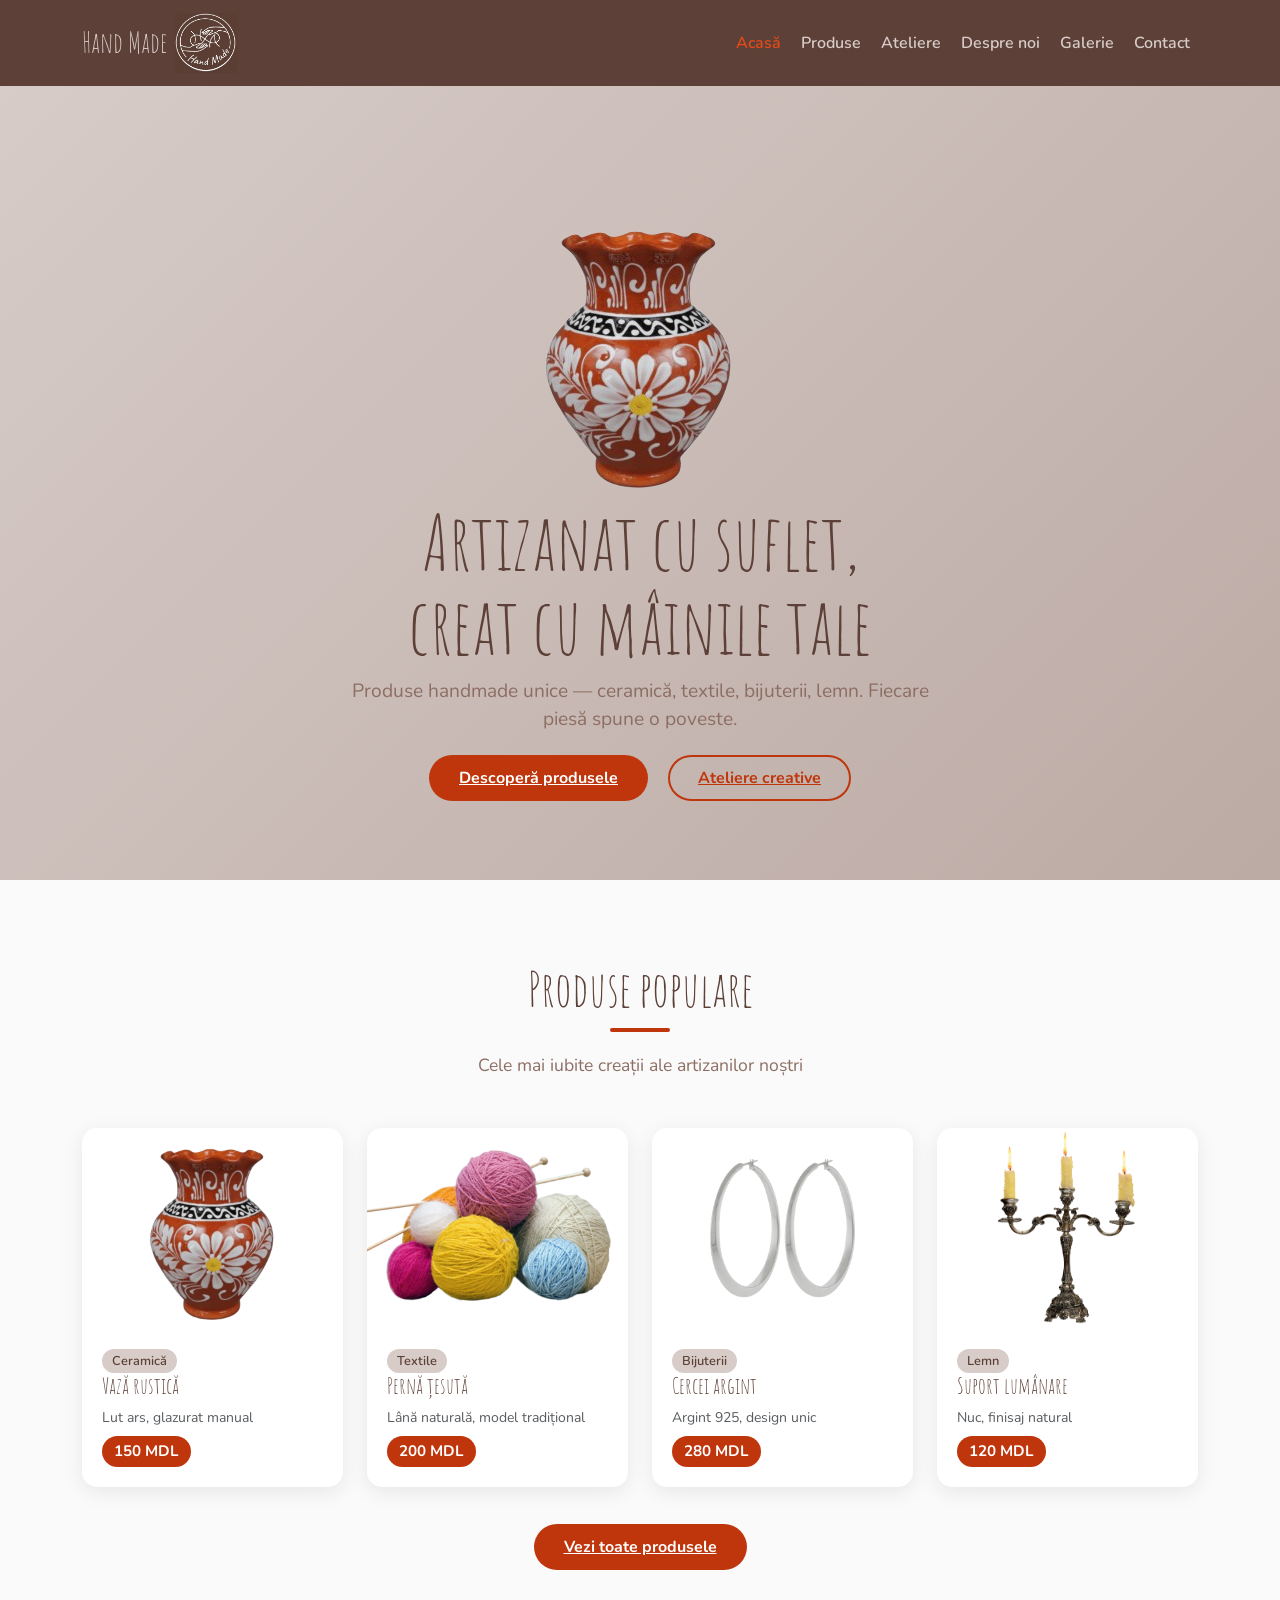
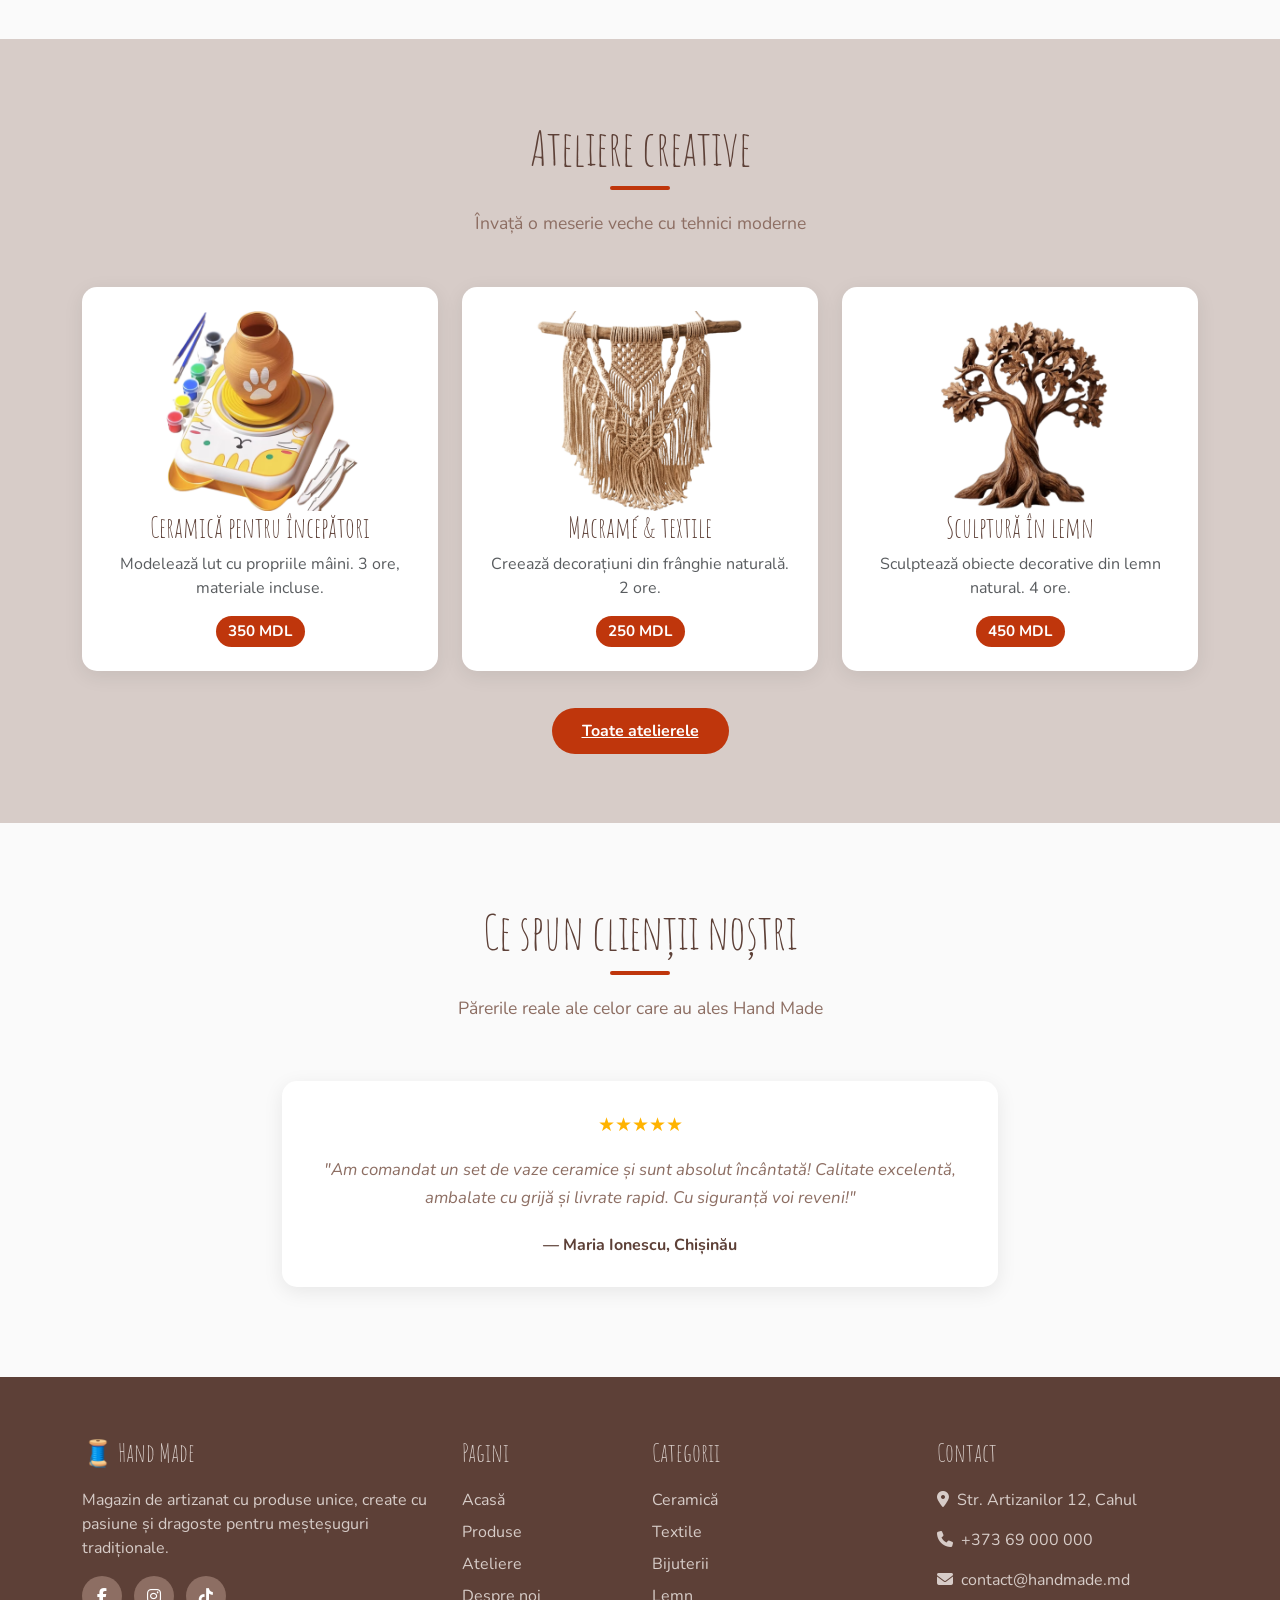
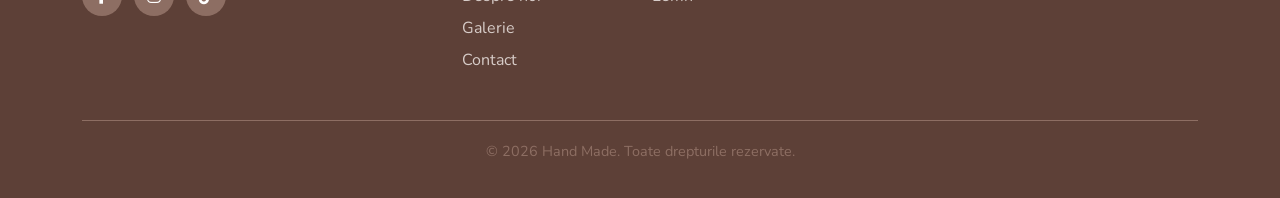
<file: index.html>
<!DOCTYPE html>
<html lang="ro">

<head>
  <meta charset="UTF-8" />
  <meta name="viewport" content="width=device-width, initial-scale=1.0" />
  <title>Hand Made — Magazin de Artizanat | Acasă</title>
  <meta name="description"
    content="Descoperă produse handmade unice: ceramică, textile, bijuterii și lemn. Magazin de artizanat Hand Made, creat cu pasiune." />

  <link rel="preconnect" href="https://fonts.googleapis.com" />
  <link href="https://fonts.googleapis.com/css2?family=Amatic+SC:wght@700&family=Nunito:wght@400;600;700&display=swap"
    rel="stylesheet" />

  <link href="https://cdn.jsdelivr.net/npm/bootstrap@5.3.3/dist/css/bootstrap.min.css" rel="stylesheet" />

  <link rel="stylesheet" href="https://cdnjs.cloudflare.com/ajax/libs/font-awesome/6.5.0/css/all.min.css" />

  <link rel="stylesheet" href="css/style.css" />
</head>

<body>

  <!-- NAVBAR -->
  <nav class="navbar navbar-expand-lg">
    <div class="container">
      <a class="navbar-brand d-flex align-items-center gap-2" href="index.html">
        <span>Hand Made</span>
        <img src="./img/logo Hand-Made.png" alt="Hand Made" style="height:60px; object-fit:contain;">
      </a>
      <button class="navbar-toggler" type="button" data-bs-toggle="collapse" data-bs-target="#navMenu">
        <span class="navbar-toggler-icon" style="filter:invert(1)"></span>
      </button>
      <div class="collapse navbar-collapse" id="navMenu">
        <ul class="navbar-nav ms-auto gap-1">
          <li class="nav-item"><a class="nav-link" href="index.html">Acasă</a></li>
          <li class="nav-item"><a class="nav-link" href="products.html">Produse</a></li>
          <li class="nav-item"><a class="nav-link" href="workshops.html">Ateliere</a></li>
          <li class="nav-item"><a class="nav-link" href="about.html">Despre noi</a></li>
          <li class="nav-item"><a class="nav-link" href="gallery.html">Galerie</a></li>
          <li class="nav-item"><a class="nav-link" href="contact.html">Contact</a></li>
        </ul>
      </div>
    </div>
  </nav>

  <div class="page-content">

    <!-- HERO -->
    <section class="hero">
      <div class="container">
        <img src="./img.products/vaza din ceramica.png" alt="Produse handmade" class="img-fluid rounded"
          style="max-height: 300px; object-fit: cover;">
        <h1>Artizanat cu suflet,<br>creat cu mâinile tale</h1>
        <p>Produse handmade unice — ceramică, textile, bijuterii, lemn. Fiecare piesă spune o poveste.</p>
        <a href="products.html" class="btn-handmade me-3">Descoperă produsele</a>
        <a href="workshops.html" class="btn-outline-handmade">Ateliere creative</a>
      </div>
    </section>

    <!-- PRODUES POPULARE -->
    <section class="section">
      <div class="container">
        <h2 class="section-title">Produse populare</h2>
        <div class="section-divider"></div>
        <p class="section-subtitle">Cele mai iubite creații ale artizanilor noștri</p>
        <div class="row g-4">

          <div class="col-12 col-sm-6 col-lg-3">
            <div class="card-handmade">
              <img src="./img/vaza din ceramica.png" alt="Vază din ceramica"
                style="width:100%; height:200px; object-fit:contain;">
              <div class="card-body-handmade">
                <span class="badge-material">Ceramică</span>
                <h3>Vază rustică</h3>
                <p class="text-muted small mb-2">Lut ars, glazurat manual</p>
                <span class="price-tag">150 MDL</span>
              </div>
            </div>
          </div>

          <div class="col-12 col-sm-6 col-lg-3">
            <div class="card-handmade">
              <img src="./img/Pernă țesută.png" alt="Pernă țesută din lână naturală"
                style="width:100%; height:200px; object-fit:contain;">
              <div class="card-body-handmade">
                <span class="badge-material">Textile</span>
                <h3>Pernă țesută</h3>
                <p class="text-muted small mb-2">Lână naturală, model tradițional</p>
                <span class="price-tag">200 MDL</span>
              </div>
            </div>
          </div>

          <div class="col-12 col-sm-6 col-lg-3">
            <div class="card-handmade">
              <img src="./img/Cercei argint.png" alt="Cercei argint"
                style="width:100%; height:200px; object-fit:contain;">
              <div class="card-body-handmade">
                <span class="badge-material">Bijuterii</span>
                <h3>Cercei argint</h3>
                <p class="text-muted small mb-2">Argint 925, design unic</p>
                <span class="price-tag">280 MDL</span>
              </div>
            </div>
          </div>

          <div class="col-12 col-sm-6 col-lg-3">
            <div class="card-handmade">
              <img src="./img/Suport lumânare.png" alt="Suport lumânare"
                style="width:100%; height:200px; object-fit:contain;">
              <div class="card-body-handmade">
                <span class="badge-material">Lemn</span>
                <h3>Suport lumânare</h3>
                <p class="text-muted small mb-2">Nuc, finisaj natural</p>
                <span class="price-tag">120 MDL</span>
              </div>
            </div>
          </div>

        </div>
        <div class="text-center mt-5">
          <a href="products.html" class="btn-handmade">Vezi toate produsele</a>
        </div>
      </div>
    </section>

    <!-- ATELIERE -->
    <section class="section bg-bej">
      <div class="container">
        <h2 class="section-title">Ateliere creative</h2>
        <div class="section-divider"></div>
        <p class="section-subtitle">Învață o meserie veche cu tehnici moderne</p>
        <div class="row g-4">

          <div class="col-md-4">
            <div class="card-handmade text-center p-4">
              <img src="./img/ceramica pentru incepatori.png" alt="Ceramică pentru începători"
                style="width:100%; height:200px; object-fit:contain;">
              <h3>Ceramică pentru începători</h3>
              <p class="text-muted">Modelează lut cu propriile mâini. 3 ore, materiale incluse.</p>
              <span class="price-tag">350 MDL</span>
            </div>
          </div>

          <div class="col-md-4">
            <div class="card-handmade text-center p-4">
              <img src="./img/Macrame si Textile.png" alt="Atelier de macramé"
                style="width:100%; height:200px; object-fit:contain;">
              <h3>Macramé & textile</h3>
              <p class="text-muted">Creează decorațiuni din frânghie naturală. 2 ore.</p>
              <span class="price-tag">250 MDL</span>
            </div>
          </div>

          <div class="col-md-4">
            <div class="card-handmade text-center p-4">
              <img src="./img/Sculptură în lemn.png" alt="Sculptură în lemn"
                style="width:100%; height:200px; object-fit:contain;">
              <h3>Sculptură în lemn</h3>
              <p class="text-muted">Sculptează obiecte decorative din lemn natural. 4 ore.</p>
              <span class="price-tag">450 MDL</span>
            </div>
          </div>

        </div>
        <div class="text-center mt-5">
          <a href="workshops.html" class="btn-handmade">Toate atelierele</a>
        </div>
      </div>
    </section>

    <!-- COUNTER -->
    

    <!-- TESTIMONIALE -->
    <section class="section">
      <div class="container">
        <h2 class="section-title">Ce spun clienții noștri</h2>
        <div class="section-divider"></div>
        <p class="section-subtitle">Părerile reale ale celor care au ales Hand Made</p>
        <div class="row justify-content-center">
          <div class="col-lg-8">

            <div class="testimonial-slide">
              <div class="testimonial-card">
                <div class="stars mb-3">★★★★★</div>
                <p class="testimonial-text">"Am comandat un set de vaze ceramice și sunt absolut încântată! Calitate
                  excelentă, ambalate cu grijă și livrate rapid. Cu siguranță voi reveni!"</p>
                <div class="testimonial-author">— Maria Ionescu, Chișinău</div>
              </div>
            </div>

            <div class="testimonial-slide">
              <div class="testimonial-card">
                <div class="stars mb-3">★★★★★</div>
                <p class="testimonial-text">"Am participat la atelierul de macramé și a fost o experiență minunată.
                  Instructorii sunt răbdători și pasionați. Recomand cu căldură!"</p>
                <div class="testimonial-author">— Ana Popescu, Bălți</div>
              </div>
            </div>

            <div class="testimonial-slide">
              <div class="testimonial-card">
                <div class="stars mb-3">★★★★★</div>
                <p class="testimonial-text">"Bijuteriile sunt superbe! Le-am comandat cadou și prietena mea a fost
                  încântată. Sunt unice, nu găsești nicăieri altundeva."</p>
                <div class="testimonial-author">— Elena Grosu, Cahul</div>
              </div>
            </div>

          </div>
        </div>
      </div>
    </section>

  </div><!-- /page-content -->

  <!-- FOOTER -->
  <footer class="footer">
    <div class="container">
      <div class="row g-4">
        <div class="col-md-4">
          <h4>🧵 Hand Made</h4>
          <p>Magazin de artizanat cu produse unice, create cu pasiune și dragoste pentru meșteșuguri tradiționale.</p>
          <div class="social-links mt-3">
            <a href="#" aria-label="Facebook"><i class="fab fa-facebook-f"></i></a>
            <a href="#" aria-label="Instagram"><i class="fab fa-instagram"></i></a>
            <a href="#" aria-label="TikTok"><i class="fab fa-tiktok"></i></a>
          </div>
        </div>
        <div class="col-md-2">
          <h4>Pagini</h4>
          <a href="index.html">Acasă</a>
          <a href="products.html">Produse</a>
          <a href="workshops.html">Ateliere</a>
          <a href="about.html">Despre noi</a>
          <a href="gallery.html">Galerie</a>
          <a href="contact.html">Contact</a>
        </div>
        <div class="col-md-3">
          <h4>Categorii</h4>
          <a href="products.html">Ceramică</a>
          <a href="products.html">Textile</a>
          <a href="products.html">Bijuterii</a>
          <a href="products.html">Lemn</a>
        </div>
        <div class="col-md-3">
          <h4>Contact</h4>
          <p><i class="fas fa-map-marker-alt me-2"></i>Str. Artizanilor 12, Cahul</p>
          <p><i class="fas fa-phone me-2"></i>+373 69 000 000</p>
          <p><i class="fas fa-envelope me-2"></i>contact@handmade.md</p>
        </div>
      </div>
      <div class="footer-bottom">
        <p>© 2026 Hand Made. Toate drepturile rezervate.</p>
      </div>
    </div>
  </footer>

  <!-- BACK TO TOP -->
  <button id="backToTop" aria-label="Înapoi sus"><i class="fas fa-arrow-up"></i></button>

  <!-- Bootstrap JS -->
  <script src="https://cdn.jsdelivr.net/npm/bootstrap@5.3.3/dist/js/bootstrap.bundle.min.js" defer></script>
  <!-- JS propriu -->
  <script src="js/main.js" defer></script>
</body>

</html>
</file>
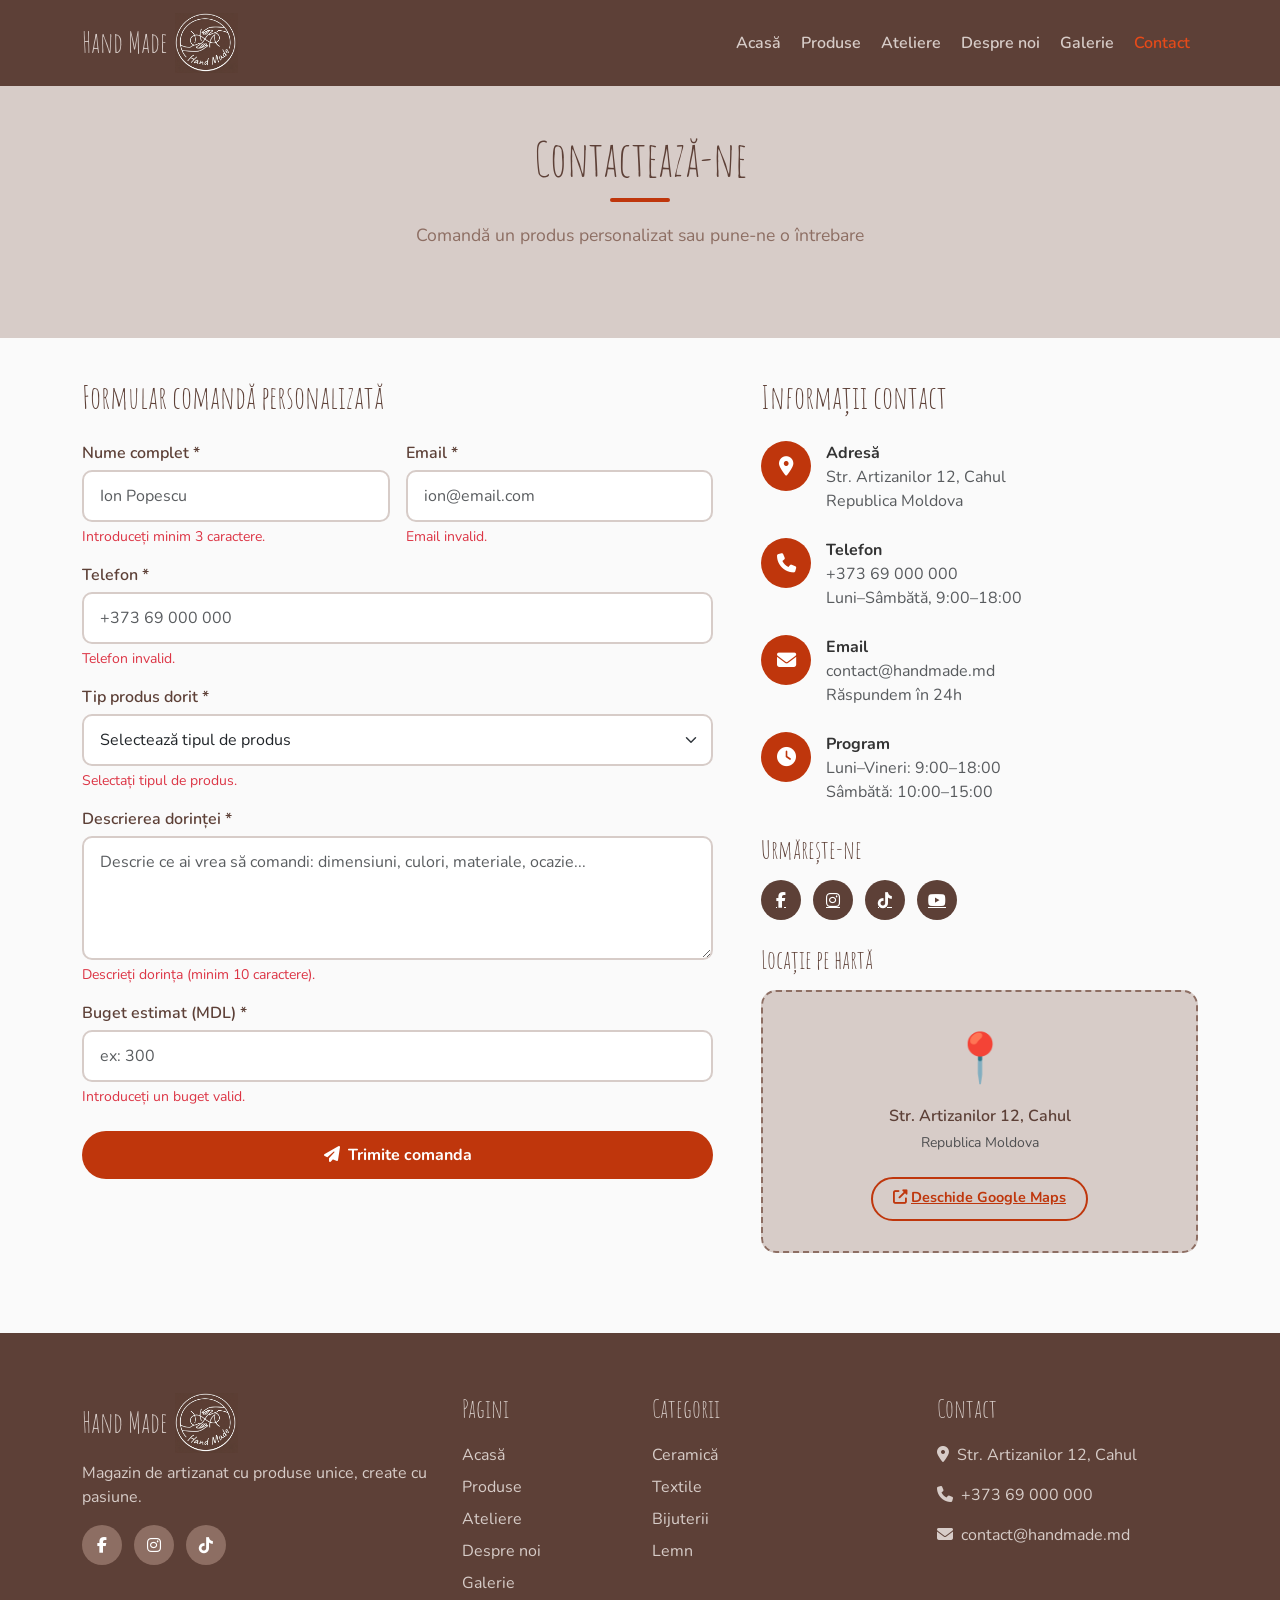
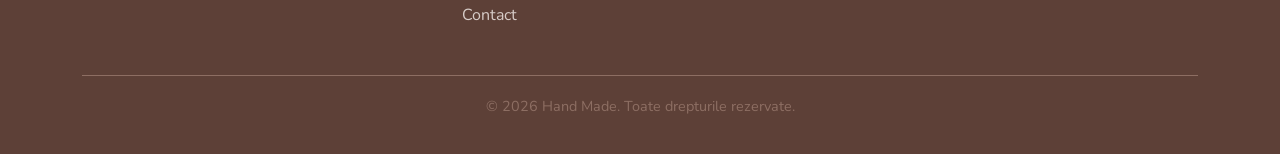
<file: contact.html>
<!DOCTYPE html>
<html lang="ro">

<head>
  <meta charset="UTF-8" />
  <meta name="viewport" content="width=device-width, initial-scale=1.0" />
  <title>Contact — Comandă Personalizată | Hand Made Artizanat</title>
  <meta name="description"
    content="Contactează-ne pentru o comandă personalizată handmade. Formular de contact, adresă, telefon și rețele sociale Hand Made Cahul." />
  <link rel="preconnect" href="https://fonts.googleapis.com" />
  <link href="https://fonts.googleapis.com/css2?family=Amatic+SC:wght@700&family=Nunito:wght@400;600;700&display=swap"
    rel="stylesheet" />
  <link href="https://cdn.jsdelivr.net/npm/bootstrap@5.3.3/dist/css/bootstrap.min.css" rel="stylesheet" />
  <link rel="stylesheet" href="https://cdnjs.cloudflare.com/ajax/libs/font-awesome/6.5.0/css/all.min.css" />
  <link rel="stylesheet" href="css/style.css" />
</head>

<body>

  <nav class="navbar navbar-expand-lg">
    <div class="container">
      <a class="navbar-brand d-flex align-items-center gap-2" href="index.html">
        <span>Hand Made</span>
        <img src="./img/logo Hand-Made.png" alt="Hand Made" style="height:60px; object-fit:contain;">
      </a>
      <button class="navbar-toggler" type="button" data-bs-toggle="collapse" data-bs-target="#navMenu">
        <span class="navbar-toggler-icon" style="filter:invert(1)"></span>
      </button>
      <div class="collapse navbar-collapse" id="navMenu">
        <ul class="navbar-nav ms-auto gap-1">
          <li class="nav-item"><a class="nav-link" href="index.html">Acasă</a></li>
          <li class="nav-item"><a class="nav-link" href="products.html">Produse</a></li>
          <li class="nav-item"><a class="nav-link" href="workshops.html">Ateliere</a></li>
          <li class="nav-item"><a class="nav-link" href="about.html">Despre noi</a></li>
          <li class="nav-item"><a class="nav-link" href="gallery.html">Galerie</a></li>
          <li class="nav-item"><a class="nav-link" href="contact.html">Contact</a></li>
        </ul>
      </div>
    </div>
  </nav>

  <div class="page-content">

    <section class="section bg-bej" style="padding:60px 0 40px">
      <div class="container text-center">
        <h1 class="section-title">Contactează-ne</h1>
        <div class="section-divider"></div>
        <p class="section-subtitle">Comandă un produs personalizat sau pune-ne o întrebare</p>
      </div>
    </section>

    <section class="section" style="padding-top:40px">
      <div class="container">
        <div class="row g-5">

          <!-- FORMULAR -->
          <div class="col-lg-7">
            <h2 style="font-family:'Amatic SC',cursive;font-size:2rem;color:var(--maro);margin-bottom:25px">
              Formular comandă personalizată
            </h2>

            <div id="successMessage" class="alert alert-success" style="display:none">
              ✅ Mesajul tău a fost trimis cu succes! Te contactăm în 24-48 ore.
            </div>

            <form id="contactForm" class="form-handmade" novalidate>

              <div class="row g-3">
                <div class="col-md-6">
                  <label for="inputNume">Nume complet *</label>
                  <input type="text" id="inputNume" class="form-control" placeholder="Ion Popescu" />
                  <div class="invalid-feedback">Introduceți minim 3 caractere.</div>
                </div>
                <div class="col-md-6">
                  <label for="inputEmail">Email *</label>
                  <input type="email" id="inputEmail" class="form-control" placeholder="ion@email.com" />
                  <div class="invalid-feedback">Email invalid.</div>
                </div>
              </div>

              <div class="mt-3">
                <label for="inputTelefon">Telefon *</label>
                <input type="tel" id="inputTelefon" class="form-control" placeholder="+373 69 000 000" />
                <div class="invalid-feedback">Telefon invalid.</div>
              </div>

              <div class="mt-3">
                <label for="inputTip">Tip produs dorit *</label>
                <select id="inputTip" class="form-select">
                  <option value="">Selectează tipul de produs</option>
                  <option value="ceramica">Ceramică</option>
                  <option value="textile">Textile / Macramé</option>
                  <option value="bijuterii">Bijuterii</option>
                  <option value="lemn">Obiecte din lemn</option>
                  <option value="altele">Altele</option>
                </select>
                <div class="invalid-feedback">Selectați tipul de produs.</div>
              </div>

              <div class="mt-3">
                <label for="inputDescriere">Descrierea dorinței *</label>
                <textarea id="inputDescriere" class="form-control" rows="4"
                  placeholder="Descrie ce ai vrea să comandi: dimensiuni, culori, materiale, ocazie..."></textarea>
                <div class="invalid-feedback">Descrieți dorința (minim 10 caractere).</div>
              </div>

              <div class="mt-3">
                <label for="inputBuget">Buget estimat (MDL) *</label>
                <input type="number" id="inputBuget" class="form-control" placeholder="ex: 300" min="1" />
                <div class="invalid-feedback">Introduceți un buget valid.</div>
              </div>

              <button type="submit" class="btn-handmade mt-4 w-100">
                <i class="fas fa-paper-plane me-2"></i>Trimite comanda
              </button>

            </form>
          </div>

          <!-- INFO CONTACT -->
          <div class="col-lg-5">
            <h2 style="font-family:'Amatic SC',cursive;font-size:2rem;color:var(--maro);margin-bottom:25px">
              Informații contact
            </h2>

            <div class="contact-info-item">
              <div class="contact-icon"><i class="fas fa-map-marker-alt"></i></div>
              <div>
                <strong>Adresă</strong>
                <p class="mb-0 text-muted">Str. Artizanilor 12, Cahul<br>Republica Moldova</p>
              </div>
            </div>

            <div class="contact-info-item">
              <div class="contact-icon"><i class="fas fa-phone"></i></div>
              <div>
                <strong>Telefon</strong>
                <p class="mb-0 text-muted">+373 69 000 000<br>Luni–Sâmbătă, 9:00–18:00</p>
              </div>
            </div>

            <div class="contact-info-item">
              <div class="contact-icon"><i class="fas fa-envelope"></i></div>
              <div>
                <strong>Email</strong>
                <p class="mb-0 text-muted">contact@handmade.md<br>Răspundem în 24h</p>
              </div>
            </div>

            <div class="contact-info-item">
              <div class="contact-icon"><i class="fas fa-clock"></i></div>
              <div>
                <strong>Program</strong>
                <p class="mb-0 text-muted">Luni–Vineri: 9:00–18:00<br>Sâmbătă: 10:00–15:00</p>
              </div>
            </div>

            <!-- SOCIAL MEDIA -->
            <h3 style="font-family:'Amatic SC',cursive;font-size:1.6rem;color:var(--maro);margin:30px 0 15px">
              Urmărește-ne
            </h3>
            <div class="social-links">
              <a href="#" style="background:var(--maro)" aria-label="Facebook"><i class="fab fa-facebook-f"></i></a>
              <a href="#" style="background:var(--maro)" aria-label="Instagram"><i class="fab fa-instagram"></i></a>
              <a href="#" style="background:var(--maro)" aria-label="TikTok"><i class="fab fa-tiktok"></i></a>
              <a href="#" style="background:var(--maro)" aria-label="YouTube"><i class="fab fa-youtube"></i></a>
            </div>

            <!-- HARTA -->
            <div class="mt-4">
              <h3 style="font-family:'Amatic SC',cursive;font-size:1.6rem;color:var(--maro);margin-bottom:15px">
                Locație pe hartă
              </h3>
              <div
                style="background:var(--bej);border-radius:15px;padding:30px;text-align:center;border:2px dashed var(--maro-deschis)">
                <div style="font-size:3rem;margin-bottom:10px">📍</div>
                <p style="color:var(--maro);font-weight:600;margin:0">Str. Artizanilor 12, Cahul</p>
                <p class="text-muted small mt-1">Republica Moldova</p>
                <a href="https://maps.google.com/?q=Cahul,Moldova" target="_blank" rel="noopener"
                  class="btn-outline-handmade mt-2 d-inline-block" style="font-size:0.9rem;padding:8px 20px">
                  <i class="fas fa-external-link-alt me-1"></i>Deschide Google Maps
                </a>
              </div>
            </div>

          </div>
        </div>
      </div>
    </section>

  </div>

  <footer class="footer">
    <div class="container">
      <div class="row g-4">
        <div class="col-md-4">
          <a class="navbar-brand d-flex align-items-center gap-2" href="index.html">
        <span>Hand Made</span>
        <img src="./img/logo Hand-Made.png" alt="Hand Made" style="height:60px; object-fit:contain;">
      </a>
          <p>Magazin de artizanat cu produse unice, create cu pasiune.</p>
          <div class="social-links mt-3">
            <a href="#" aria-label="Facebook"><i class="fab fa-facebook-f"></i></a>
            <a href="#" aria-label="Instagram"><i class="fab fa-instagram"></i></a>
            <a href="#" aria-label="TikTok"><i class="fab fa-tiktok"></i></a>
          </div>
        </div>
        <div class="col-md-2">
          <h4>Pagini</h4>
          <a href="index.html">Acasă</a>
          <a href="products.html">Produse</a>
          <a href="workshops.html">Ateliere</a>
          <a href="about.html">Despre noi</a>
          <a href="gallery.html">Galerie</a>
          <a href="contact.html">Contact</a>
        </div>
        <div class="col-md-3">
          <h4>Categorii</h4>
          <a href="products.html">Ceramică</a>
          <a href="products.html">Textile</a>
          <a href="products.html">Bijuterii</a>
          <a href="products.html">Lemn</a>
        </div>
        <div class="col-md-3">
          <h4>Contact</h4>
          <p><i class="fas fa-map-marker-alt me-2"></i>Str. Artizanilor 12, Cahul</p>
          <p><i class="fas fa-phone me-2"></i>+373 69 000 000</p>
          <p><i class="fas fa-envelope me-2"></i>contact@handmade.md</p>
        </div>
      </div>
      <div class="footer-bottom">
        <p>© 2026 Hand Made. Toate drepturile rezervate.</p>
      </div>
    </div>
  </footer>

  <button id="backToTop" aria-label="Înapoi sus"><i class="fas fa-arrow-up"></i></button>

  <script src="https://cdn.jsdelivr.net/npm/bootstrap@5.3.3/dist/js/bootstrap.bundle.min.js" defer></script>
  <script src="js/main.js" defer></script>
  <script src="js/validation.js" defer></script>
</body>

</html>
</file>
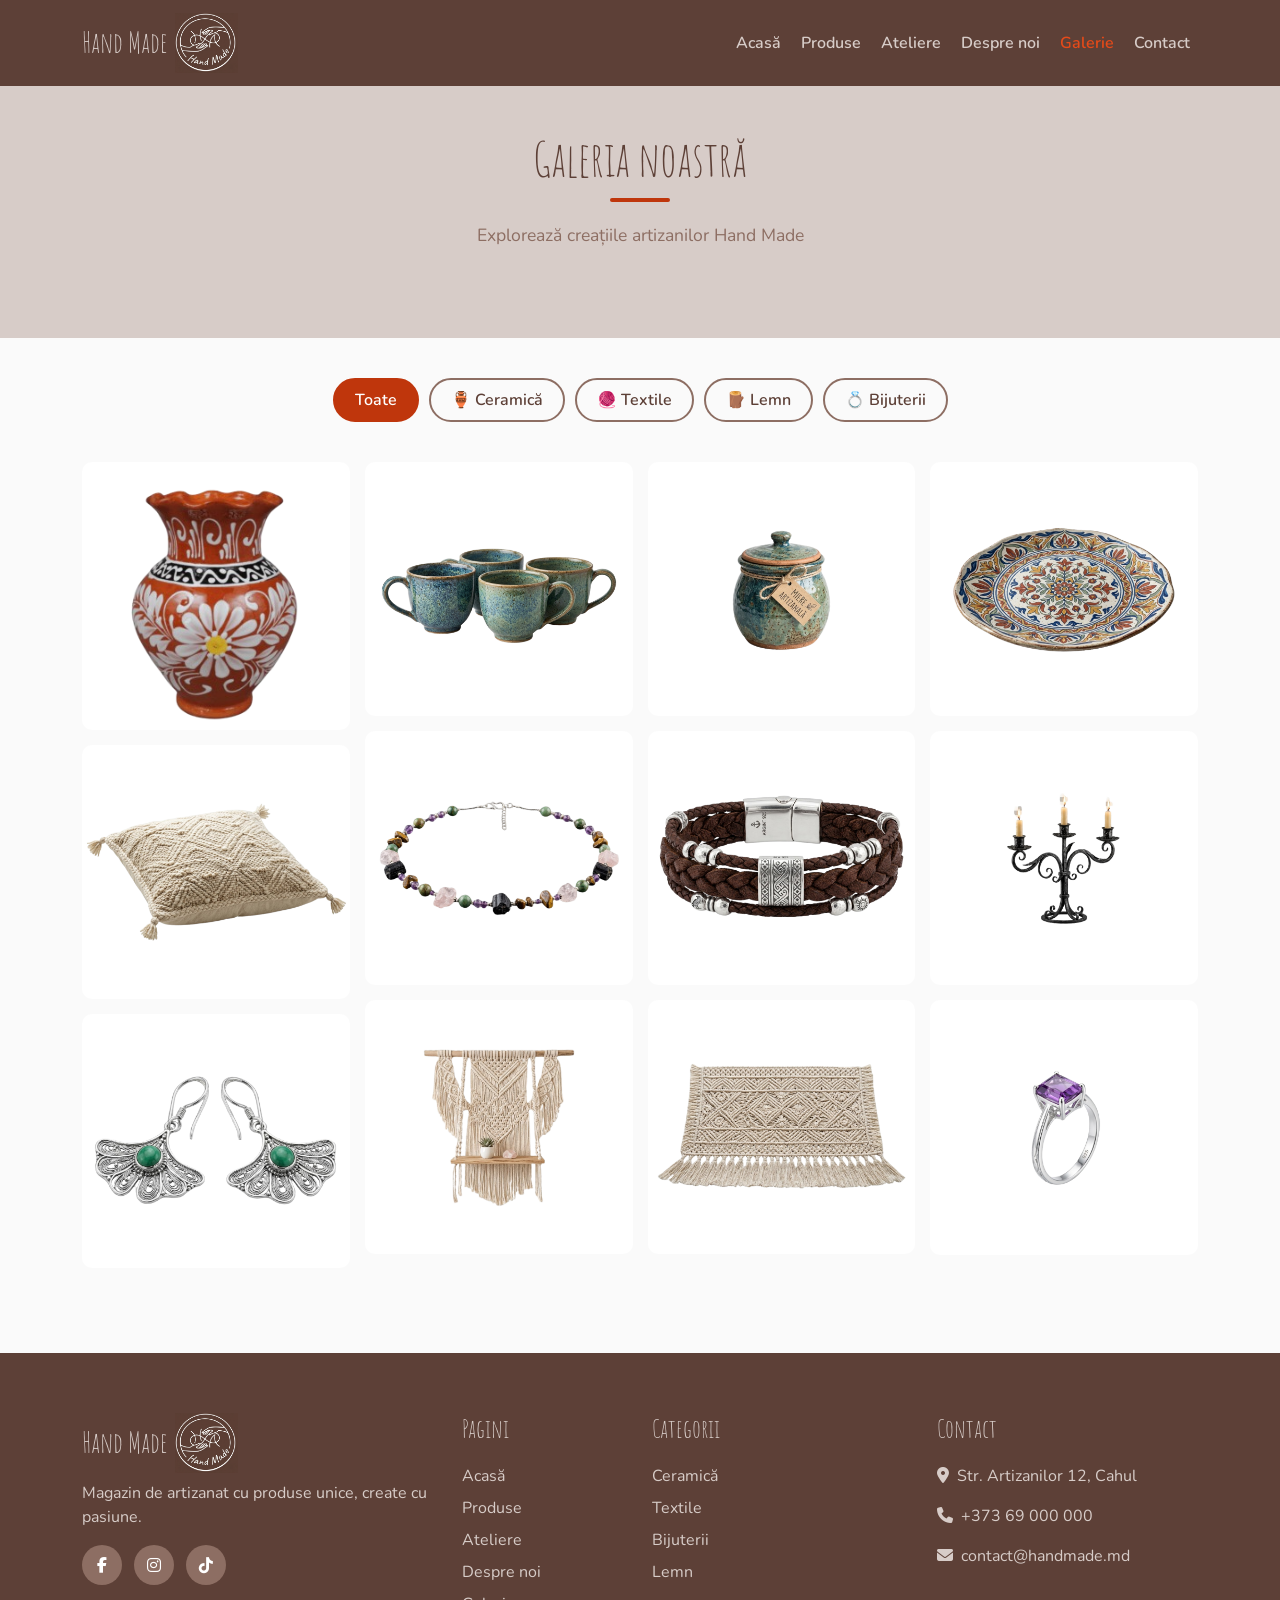
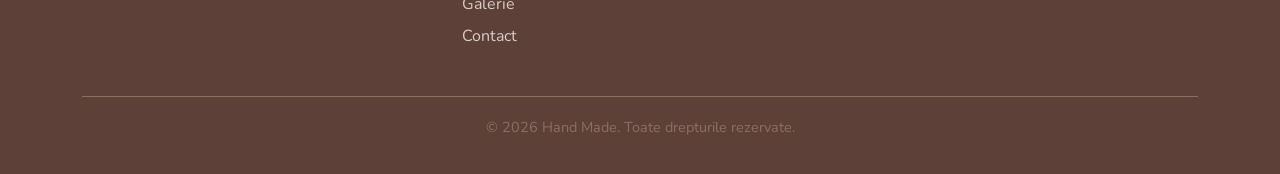
<file: gallery.html>
<!DOCTYPE html>
<html lang="ro">

<head>
  <meta charset="UTF-8" />
  <meta name="viewport" content="width=device-width, initial-scale=1.0" />
  <title>Galerie Produse Handmade — Ceramică, Textile, Lemn | Hand Made</title>
  <meta name="description"
    content="Galeria noastră de produse handmade: ceramică, textile, bijuterii și obiecte din lemn. Filtrează și explorează creațiile artizanilor noștri." />
  <link rel="preconnect" href="https://fonts.googleapis.com" />
  <link href="https://fonts.googleapis.com/css2?family=Amatic+SC:wght@700&family=Nunito:wght@400;600;700&display=swap"
    rel="stylesheet" />
  <link href="https://cdn.jsdelivr.net/npm/bootstrap@5.3.3/dist/css/bootstrap.min.css" rel="stylesheet" />
  <link rel="stylesheet" href="https://cdnjs.cloudflare.com/ajax/libs/font-awesome/6.5.0/css/all.min.css" />
  <link rel="stylesheet" href="css/style.css" />
  <style>
    /* Emoji gallery items */
    .gallery-emoji {
      display: flex;
      align-items: center;
      justify-content: center;
      background: linear-gradient(135deg, var(--bej) 0%, #BCAAA4 100%);
      border-radius: 10px;
      cursor: pointer;
      position: relative;
      overflow: hidden;
      transition: transform 0.3s;
    }

    .gallery-emoji:hover {
      transform: scale(1.03);
    }

    .gallery-emoji .gallery-overlay {
      border-radius: 10px;
    }
  </style>
</head>

<body>

  <nav class="navbar navbar-expand-lg">
    <div class="container">
      <a class="navbar-brand d-flex align-items-center gap-2" href="index.html">
        <span>Hand Made</span>
        <img src="./img/logo Hand-Made.png" alt="Hand Made" style="height:60px; object-fit:contain;">
      </a>
      <button class="navbar-toggler" type="button" data-bs-toggle="collapse" data-bs-target="#navMenu">
        <span class="navbar-toggler-icon" style="filter:invert(1)"></span>
      </button>
      <div class="collapse navbar-collapse" id="navMenu">
        <ul class="navbar-nav ms-auto gap-1">
          <li class="nav-item"><a class="nav-link" href="index.html">Acasă</a></li>
          <li class="nav-item"><a class="nav-link" href="products.html">Produse</a></li>
          <li class="nav-item"><a class="nav-link" href="workshops.html">Ateliere</a></li>
          <li class="nav-item"><a class="nav-link" href="about.html">Despre noi</a></li>
          <li class="nav-item"><a class="nav-link" href="gallery.html">Galerie</a></li>
          <li class="nav-item"><a class="nav-link" href="contact.html">Contact</a></li>
        </ul>
      </div>
    </div>
  </nav>

  <div class="page-content">

    <section class="section bg-bej" style="padding:60px 0 40px">
      <div class="container text-center">
        <h1 class="section-title">Galeria noastră</h1>
        <div class="section-divider"></div>
        <p class="section-subtitle">Explorează creațiile artizanilor Hand Made</p>
      </div>
    </section>

    <section class="section" style="padding-top:40px">
      <div class="container">

        <div class="filter-bar">
          <button class="filter-btn active" data-filter="all">Toate</button>
          <button class="filter-btn" data-filter="ceramica">🏺 Ceramică</button>
          <button class="filter-btn" data-filter="textile">🧶 Textile</button>
          <button class="filter-btn" data-filter="lemn">🪵 Lemn</button>
          <button class="filter-btn" data-filter="bijuterii">💍 Bijuterii</button>
        </div>

        <!-- GALERIE MASONRY-LIKE -->
        <div class="gallery-grid" id="galleryGrid">

          <div class="gallery-item" data-category="ceramica" style="background:#ffffff;"
            onclick="openLightbox('./img.gallery/vaza din ceramica.png','Vază rustică ceramică')">
            <img src="./img.gallery/vaza din ceramica.png" alt="vaza din ceramica"
              style="width:100%; height:100%; object-fit:cover;">
            <div class="gallery-overlay"><i class="fas fa-search-plus"></i></div>
          </div>

          <div class="gallery-item" data-category="ceramica" style="background:#ffffff;"
            onclick="openLightbox('./img.gallery/Pernă țesută din lână.png','Pernă țesută din lână')">
            <img src="./img.gallery/Pernă țesută din lână.png" alt="Pernă țesută din lână"
              style="width:100%; height:100%; object-fit:cover;">
            <div class="gallery-overlay"><i class="fas fa-search-plus"></i></div>
          </div>

          <div class="gallery-item" data-category="ceramica" style="background:#ffffff;"
            onclick="openLightbox('./img.gallery/Pernă țesută din lână.png','Pernă țesută din lână')">
            <img src="./img.gallery/Cercei argint (2).png" alt="Pernă țesută din lână"
              style="width:100%; height:100%; object-fit:cover;">
            <div class="gallery-overlay"><i class="fas fa-search-plus"></i></div>
          </div>

          

          <div class="gallery-item" data-category="ceramica" style="background:#ffffff;"
            onclick="openLightbox('./img.gallery/Set cești ceramice.png','Set cești ceramice')">
            <img src="./img.gallery/Set cești ceramice.png" alt="Set cești ceramice"
              style="width:100%; height:100%; object-fit:cover;">
            <div class="gallery-overlay"><i class="fas fa-search-plus"></i></div>
          </div>

          <div class="gallery-item" data-category="ceramica" style="background:#ffffff;"
            onclick="openLightbox('./img.gallery/Colier pietre naturale.png','Colier pietre naturale')">
            <img src="./img.gallery/Colier pietre naturale.png" alt="Colier pietre naturale"
              style="width:100%; height:100%; object-fit:cover;">
            <div class="gallery-overlay"><i class="fas fa-search-plus"></i></div>
          </div>

          <div class="gallery-item" data-category="ceramica" style="background:#ffffff;"
            onclick="openLightbox('./img.gallery/Suport macramé perete.png','Suport macramé perete')">
            <img src="./img.gallery/Suport macramé perete.png" alt="suport macramé perete"
              style="width:100%; height:100%; object-fit:cover;">
            <div class="gallery-overlay"><i class="fas fa-search-plus"></i></div>
          </div>

          

          <div class="gallery-item" data-category="ceramica" style="background:#ffffff;"
            onclick="openLightbox('./img.gallery/Borcan ceramică.png','Borcan ceramică')">
            <img src="./img.gallery/Borcan ceramică.png" alt="Borcan ceramică"
              style="width:100%; height:100%; object-fit:cover;">
            <div class="gallery-overlay"><i class="fas fa-search-plus"></i></div>
          </div>

          <div class="gallery-item" data-category="ceramica" style="background:#ffffff;"
            onclick="openLightbox('./img.gallery/Brățară din piele și argint.png','Brățară din piele și argint')">
            <img src="./img.gallery/Brățară din piele și argint.png" alt="Brățară din piele și argint"
              style="width:100%; height:100%; object-fit:cover;">
            <div class="gallery-overlay"><i class="fas fa-search-plus"></i></div>
          </div>

          <div class="gallery-item" data-category="ceramica" style="background:#ffffff;"
            onclick="openLightbox('./img.gallery/Covor mic macramé.png','Covor mic macramé')">
            <img src="./img.gallery/Covor mic macramé.png" alt="Covor mic macramé"
              style="width:100%; height:100%; object-fit:cover;">
            <div class="gallery-overlay"><i class="fas fa-search-plus"></i></div>
          </div>

          

          <div class="gallery-item" data-category="ceramica" style="background:#ffffff;"
            onclick="openLightbox('./img.gallery/Farfurie pictată.png','Farfurie pictată')">
            <img src="./img.gallery/Farfurie pictată.png" alt="Farfurie pictată"
              style="width:100%; height:100%; object-fit:cover;">
            <div class="gallery-overlay"><i class="fas fa-search-plus"></i></div>
          </div>

          <div class="gallery-item" data-category="ceramica" style="background:#ffffff;"
            onclick="openLightbox('./img.gallery/Suport lumânări triple.png','Suport lumânări triple')">
            <img src="./img.gallery/Suport lumânări triple.png" alt="Suport lumânări triple"
              style="width:100%; height:100%; object-fit:cover;">
            <div class="gallery-overlay"><i class="fas fa-search-plus"></i></div>
          </div>

          <div class="gallery-item" data-category="ceramica" style="background:#ffffff;"
            onclick="openLightbox('./img.gallery/Inel argint cu piatră.png','Inel argint cu piatră')">
            <img src="./img.gallery/Inel argint cu piatră.png" alt="Inel argint cu piatră"
              style="width:100%; height:100%; object-fit:cover;">
            <div class="gallery-overlay"><i class="fas fa-search-plus"></i></div>
          </div>

        </div>
      </div>
    </section>

  </div>

  <!-- LIGHTBOX -->
  <div class="lightbox-overlay" id="lightboxOverlay">
    <button class="lightbox-close" id="lightboxClose">✕</button>
    <div style="text-align:center;color:#fff">
      <div id="lightboxEmoji" style="font-size:12rem;line-height:1"></div>
      <p id="lightboxCaption" style="font-size:1.3rem;margin-top:20px;font-family:'Amatic SC',cursive;font-size:2rem">
      </p>
    </div>
  </div>

  <footer class="footer">
    <div class="container">
      <div class="row g-4">
        <div class="col-md-4">
          <a class="navbar-brand d-flex align-items-center gap-2" href="index.html">
        <span>Hand Made</span>
        <img src="./img/logo Hand-Made.png" alt="Hand Made" style="height:60px; object-fit:contain;">
      </a>
          <p>Magazin de artizanat cu produse unice, create cu pasiune.</p>
          <div class="social-links mt-3">
            <a href="#" aria-label="Facebook"><i class="fab fa-facebook-f"></i></a>
            <a href="#" aria-label="Instagram"><i class="fab fa-instagram"></i></a>
            <a href="#" aria-label="TikTok"><i class="fab fa-tiktok"></i></a>
          </div>
        </div>
        <div class="col-md-2">
          <h4>Pagini</h4>
          <a href="index.html">Acasă</a>
          <a href="products.html">Produse</a>
          <a href="workshops.html">Ateliere</a>
          <a href="about.html">Despre noi</a>
          <a href="gallery.html">Galerie</a>
          <a href="contact.html">Contact</a>
        </div>
        <div class="col-md-3">
          <h4>Categorii</h4>
          <a href="products.html">Ceramică</a>
          <a href="products.html">Textile</a>
          <a href="products.html">Bijuterii</a>
          <a href="products.html">Lemn</a>
        </div>
        <div class="col-md-3">
          <h4>Contact</h4>
          <p><i class="fas fa-map-marker-alt me-2"></i>Str. Artizanilor 12, Cahul</p>
          <p><i class="fas fa-phone me-2"></i>+373 69 000 000</p>
          <p><i class="fas fa-envelope me-2"></i>contact@handmade.md</p>
        </div>
      </div>
      <div class="footer-bottom">
        <p>© 2026 Hand Made. Toate drepturile rezervate.</p>
      </div>
    </div>
  </footer>

  <button id="backToTop" aria-label="Înapoi sus"><i class="fas fa-arrow-up"></i></button>

  <script src="https://cdn.jsdelivr.net/npm/bootstrap@5.3.3/dist/js/bootstrap.bundle.min.js" defer></script>
  <script src="js/main.js" defer></script>
  <script defer>
    // Filtrare galerie
    document.querySelectorAll('.filter-btn[data-filter]').forEach(btn => {
      btn.addEventListener('click', function () {
        document.querySelectorAll('.filter-btn[data-filter]').forEach(b => b.classList.remove('active'));
        this.classList.add('active');
        const filter = this.dataset.filter;
        document.querySelectorAll('.gallery-item').forEach(item => {
          item.style.display = (filter === 'all' || item.dataset.category === filter) ? '' : 'none';
        });
      });
    });

    // Lightbox cu emoji
    function openLightbox(src, caption) {
      document.getElementById('lightboxEmoji').innerHTML = '<img src="' + src + '" style="max-width:90vw; max-height:80vh; border-radius:10px;">';
      document.getElementById('lightboxCaption').textContent = caption;
      document.getElementById('lightboxOverlay').classList.add('active');
      document.body.style.overflow = 'hidden';
    }

    document.getElementById('lightboxClose').addEventListener('click', closeLightbox);
    document.getElementById('lightboxOverlay').addEventListener('click', function (e) {
      if (e.target === this) closeLightbox();
    });
    document.addEventListener('keydown', e => { if (e.key === 'Escape') closeLightbox(); });

    function closeLightbox() {
      document.getElementById('lightboxOverlay').classList.remove('active');
      document.body.style.overflow = '';
    }
  </script>
</body>

</html>
</file>
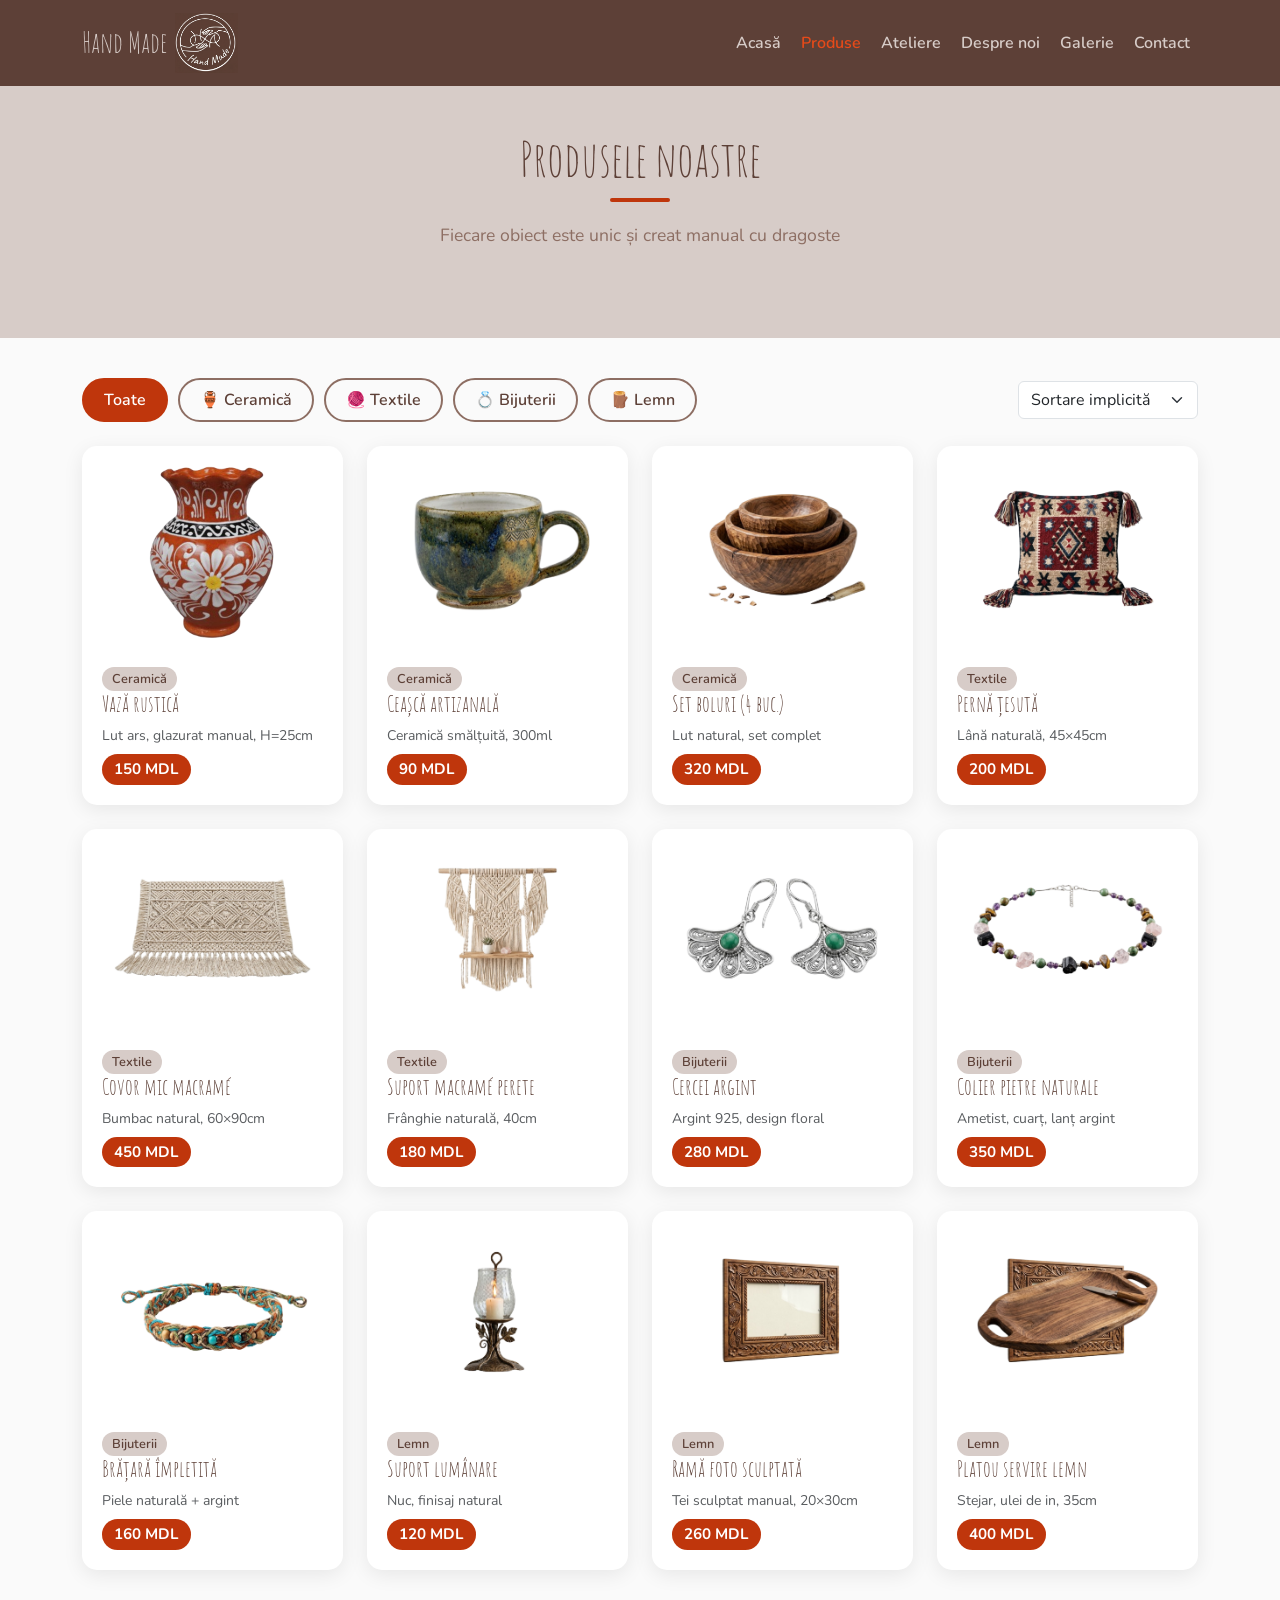
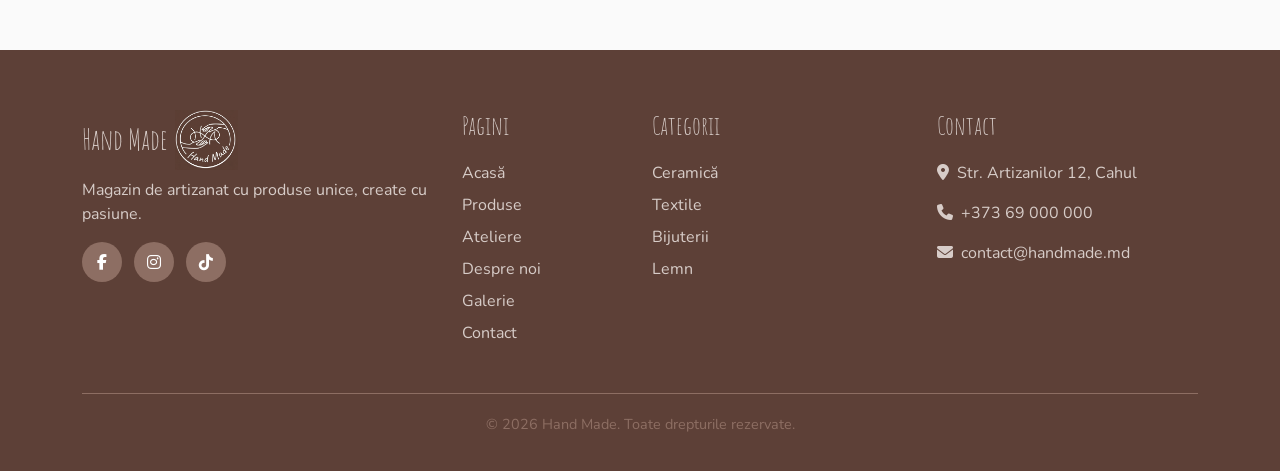
<file: products.html>
<!DOCTYPE html>
<html lang="ro">

<head>
  <meta charset="UTF-8" />
  <meta name="viewport" content="width=device-width, initial-scale=1.0" />
  <title>Produse Handmade — Ceramică, Textile, Bijuterii | Hand Made</title>
  <meta name="description"
    content="Explorează colecția noastră de produse handmade: ceramică, textile, bijuterii și obiecte din lemn. Filtrează și sortează după preț." />
  <link rel="preconnect" href="https://fonts.googleapis.com" />
  <link href="https://fonts.googleapis.com/css2?family=Amatic+SC:wght@700&family=Nunito:wght@400;600;700&display=swap"
    rel="stylesheet" />
  <link href="https://cdn.jsdelivr.net/npm/bootstrap@5.3.3/dist/css/bootstrap.min.css" rel="stylesheet" />
  <link rel="stylesheet" href="https://cdnjs.cloudflare.com/ajax/libs/font-awesome/6.5.0/css/all.min.css" />
  <link rel="stylesheet" href="css/style.css" />
</head>

<body>

  <nav class="navbar navbar-expand-lg">
    <div class="container">
      <a class="navbar-brand d-flex align-items-center gap-2" href="index.html">
        <span>Hand Made</span>
        <img src="./img/logo Hand-Made.png" alt="Hand Made" style="height:60px; object-fit:contain;">
      </a>
      <button class="navbar-toggler" type="button" data-bs-toggle="collapse" data-bs-target="#navMenu">
        <span class="navbar-toggler-icon" style="filter:invert(1)"></span>
      </button>
      <div class="collapse navbar-collapse" id="navMenu">
        <ul class="navbar-nav ms-auto gap-1">
          <li class="nav-item"><a class="nav-link" href="index.html">Acasă</a></li>
          <li class="nav-item"><a class="nav-link" href="products.html">Produse</a></li>
          <li class="nav-item"><a class="nav-link" href="workshops.html">Ateliere</a></li>
          <li class="nav-item"><a class="nav-link" href="about.html">Despre noi</a></li>
          <li class="nav-item"><a class="nav-link" href="gallery.html">Galerie</a></li>
          <li class="nav-item"><a class="nav-link" href="contact.html">Contact</a></li>
        </ul>
      </div>
    </div>
  </nav>

  <div class="page-content">

    <!-- PAGE HEADER -->
    <section class="section bg-bej" style="padding:60px 0 40px">
      <div class="container text-center">
        <h1 class="section-title">Produsele noastre</h1>
        <div class="section-divider"></div>
        <p class="section-subtitle">Fiecare obiect este unic și creat manual cu dragoste</p>
      </div>
    </section>

    <!-- FILTRE + SORTARE -->
    <section class="section" style="padding-top:40px">
      <div class="container">

        <div class="d-flex flex-wrap justify-content-between align-items-center mb-4 gap-3">
          <div class="filter-bar mb-0">
            <button class="filter-btn active" data-category="all">Toate</button>
            <button class="filter-btn" data-category="ceramica">🏺 Ceramică</button>
            <button class="filter-btn" data-category="textile">🧶 Textile</button>
            <button class="filter-btn" data-category="bijuterii">💍 Bijuterii</button>
            <button class="filter-btn" data-category="lemn">🪵 Lemn</button>
          </div>
          <select id="sortSelect" class="form-select" style="width:auto;min-width:180px">
            <option value="">Sortare implicită</option>
            <option value="asc">Preț crescător</option>
            <option value="desc">Preț descrescător</option>
          </select>
        </div>

        <!-- GRID PRODUSE -->
        <div class="row g-4" id="productsGrid">

          <!-- Ceramică -->
          <div class="col-12 col-sm-6 col-lg-4 col-xl-3 product-item" data-category="ceramica" data-price="150">
            <div class="card-handmade">
              <img src="./img.products/vaza din ceramica.png" alt="Vază din ceramica"
                style="width:100%; height:200px; object-fit:contain;">
              <div class="card-body-handmade">
                <span class="badge-material">Ceramică</span>
                <h3>Vază rustică</h3>
                <p class="text-muted small mb-2">Lut ars, glazurat manual, H=25cm</p>
                <span class="price-tag">150 MDL</span>
              </div>
            </div>
          </div>

          <div class="col-12 col-sm-6 col-lg-4 col-xl-3 product-item" data-category="ceramica" data-price="90">
            <div class="card-handmade">
              <img src="./img.products/Ceașcă artizanală.png" alt="Ceașcă artizanală"
                style="width:100%; height:200px; object-fit:contain;">
              <div class="card-body-handmade">
                <span class="badge-material">Ceramică</span>
                <h3>Ceașcă artizanală</h3>
                <p class="text-muted small mb-2">Ceramică smălțuită, 300ml</p>
                <span class="price-tag">90 MDL</span>
              </div>
            </div>
          </div>

          <div class="col-12 col-sm-6 col-lg-4 col-xl-3 product-item" data-category="ceramica" data-price="320">
            <div class="card-handmade">
              <img src="./img.products/Set boluri.png" alt="Set boluri (4 buc.)"
                style="width:100%; height:200px; object-fit:contain;">
              <div class="card-body-handmade">
                <span class="badge-material">Ceramică</span>
                <h3>Set boluri (4 buc.)</h3>
                <p class="text-muted small mb-2">Lut natural, set complet</p>
                <span class="price-tag">320 MDL</span>
              </div>
            </div>
          </div>

          <!-- Textile -->
          <div class="col-12 col-sm-6 col-lg-4 col-xl-3 product-item" data-category="textile" data-price="200">
            <div class="card-handmade">
              <img src="./img.products/Pernă țesută (2).png" alt="Pernă țesută"
                style="width:100%; height:200px; object-fit:contain;">
              <div class="card-body-handmade">
                <span class="badge-material">Textile</span>
                <h3>Pernă țesută</h3>
                <p class="text-muted small mb-2">Lână naturală, 45×45cm</p>
                <span class="price-tag">200 MDL</span>
              </div>
            </div>
          </div>

          <div class="col-12 col-sm-6 col-lg-4 col-xl-3 product-item" data-category="textile" data-price="450">
            <div class="card-handmade">
              <img src="./img.products/Covor mic macramé.png" alt="Covor mic macramé"
                style="width:100%; height:200px; object-fit:contain;">
              <div class="card-body-handmade">
                <span class="badge-material">Textile</span>
                <h3>Covor mic macramé</h3>
                <p class="text-muted small mb-2">Bumbac natural, 60×90cm</p>
                <span class="price-tag">450 MDL</span>
              </div>
            </div>
          </div>

          <div class="col-12 col-sm-6 col-lg-4 col-xl-3 product-item" data-category="textile" data-price="180">
            <div class="card-handmade">
              <img src="./img.products/Suport macramé perete.png" alt="Suport macramé perete"
                style="width:100%; height:200px; object-fit:contain;">
              <div class="card-body-handmade">
                <span class="badge-material">Textile</span>
                <h3>Suport macramé perete</h3>
                <p class="text-muted small mb-2">Frânghie naturală, 40cm</p>
                <span class="price-tag">180 MDL</span>
              </div>
            </div>
          </div>

          <!-- Bijuterii -->
          <div class="col-12 col-sm-6 col-lg-4 col-xl-3 product-item" data-category="bijuterii" data-price="280">
            <div class="card-handmade">
              <img src="./img.products/Cercei argint (2).png" alt="Cercei argint"
                style="width:100%; height:200px; object-fit:contain;">
              <div class="card-body-handmade">
                <span class="badge-material">Bijuterii</span>
                <h3>Cercei argint</h3>
                <p class="text-muted small mb-2">Argint 925, design floral</p>
                <span class="price-tag">280 MDL</span>
              </div>
            </div>
          </div>

          <div class="col-12 col-sm-6 col-lg-4 col-xl-3 product-item" data-category="bijuterii" data-price="350">
            <div class="card-handmade">
              <img src="./img.products/Colier pietre naturale.png" alt="Colier pietre naturale"
                style="width:100%; height:200px; object-fit:contain;">
              <div class="card-body-handmade">
                <span class="badge-material">Bijuterii</span>
                <h3>Colier pietre naturale</h3>
                <p class="text-muted small mb-2">Ametist, cuarț, lanț argint</p>
                <span class="price-tag">350 MDL</span>
              </div>
            </div>
          </div>

          <div class="col-12 col-sm-6 col-lg-4 col-xl-3 product-item" data-category="bijuterii" data-price="160">
            <div class="card-handmade">
              <img src="./img.products/Brățară împletită.png" alt="Brățară împletită"
                style="width:100%; height:200px; object-fit:contain;">
              <div class="card-body-handmade">
                <span class="badge-material">Bijuterii</span>
                <h3>Brățară împletită</h3>
                <p class="text-muted small mb-2">Piele naturală + argint</p>
                <span class="price-tag">160 MDL</span>
              </div>
            </div>
          </div>

          <!-- Lemn -->
          <div class="col-12 col-sm-6 col-lg-4 col-xl-3 product-item" data-category="lemn" data-price="120">
            <div class="card-handmade">
              <img src="./img.products/Suport lumânare (2).png" alt="Suport lumânare"
                style="width:100%; height:200px; object-fit:contain;">
              <div class="card-body-handmade">
                <span class="badge-material">Lemn</span>
                <h3>Suport lumânare</h3>
                <p class="text-muted small mb-2">Nuc, finisaj natural</p>
                <span class="price-tag">120 MDL</span>
              </div>
            </div>
          </div>

          <div class="col-12 col-sm-6 col-lg-4 col-xl-3 product-item" data-category="lemn" data-price="260">
            <div class="card-handmade">
              <img src="./img.products/Ramă foto sculptată.png" alt="Ramă foto sculptată"
                style="width:100%; height:200px; object-fit:contain;">
              <div class="card-body-handmade">
                <span class="badge-material">Lemn</span>
                <h3>Ramă foto sculptată</h3>
                <p class="text-muted small mb-2">Tei sculptat manual, 20×30cm</p>
                <span class="price-tag">260 MDL</span>
              </div>
            </div>
          </div>

          <div class="col-12 col-sm-6 col-lg-4 col-xl-3 product-item" data-category="lemn" data-price="400">
            <div class="card-handmade">
              <img src="./img.products/Platou servire lemn.png" alt="Platou servire lemn"
                style="width:100%; height:200px; object-fit:contain;">
              <div class="card-body-handmade">
                <span class="badge-material">Lemn</span>
                <h3>Platou servire lemn</h3>
                <p class="text-muted small mb-2">Stejar, ulei de in, 35cm</p>
                <span class="price-tag">400 MDL</span>
              </div>
            </div>
          </div>

        </div>
      </div>
    </section>

  </div>

  <!-- FOOTER -->
  <footer class="footer">
    <div class="container">
      <div class="row g-4">
        <div class="col-md-4">
          <a class="navbar-brand d-flex align-items-center gap-2" href="index.html">
        <span>Hand Made</span>
        <img src="./img/logo Hand-Made.png" alt="Hand Made" style="height:60px; object-fit:contain;">
      </a>
          <p>Magazin de artizanat cu produse unice, create cu pasiune.</p>
          <div class="social-links mt-3">
            <a href="#" aria-label="Facebook"><i class="fab fa-facebook-f"></i></a>
            <a href="#" aria-label="Instagram"><i class="fab fa-instagram"></i></a>
            <a href="#" aria-label="TikTok"><i class="fab fa-tiktok"></i></a>
          </div>
        </div>
        <div class="col-md-2">
          <h4>Pagini</h4>
          <a href="index.html">Acasă</a>
          <a href="products.html">Produse</a>
          <a href="workshops.html">Ateliere</a>
          <a href="about.html">Despre noi</a>
          <a href="gallery.html">Galerie</a>
          <a href="contact.html">Contact</a>
        </div>
        <div class="col-md-3">
          <h4>Categorii</h4>
          <a href="products.html">Ceramică</a>
          <a href="products.html">Textile</a>
          <a href="products.html">Bijuterii</a>
          <a href="products.html">Lemn</a>
        </div>
        <div class="col-md-3">
          <h4>Contact</h4>
          <p><i class="fas fa-map-marker-alt me-2"></i>Str. Artizanilor 12, Cahul</p>
          <p><i class="fas fa-phone me-2"></i>+373 69 000 000</p>
          <p><i class="fas fa-envelope me-2"></i>contact@handmade.md</p>
        </div>
      </div>
      <div class="footer-bottom">
        <p>© 2026 Hand Made. Toate drepturile rezervate.</p>
      </div>
    </div>
  </footer>

  <button id="backToTop" aria-label="Înapoi sus"><i class="fas fa-arrow-up"></i></button>

  <script src="https://cdn.jsdelivr.net/npm/bootstrap@5.3.3/dist/js/bootstrap.bundle.min.js" defer></script>
  <script src="js/main.js" defer></script>
  <script src="js/products.js" defer></script>
</body>

</html>
</file>
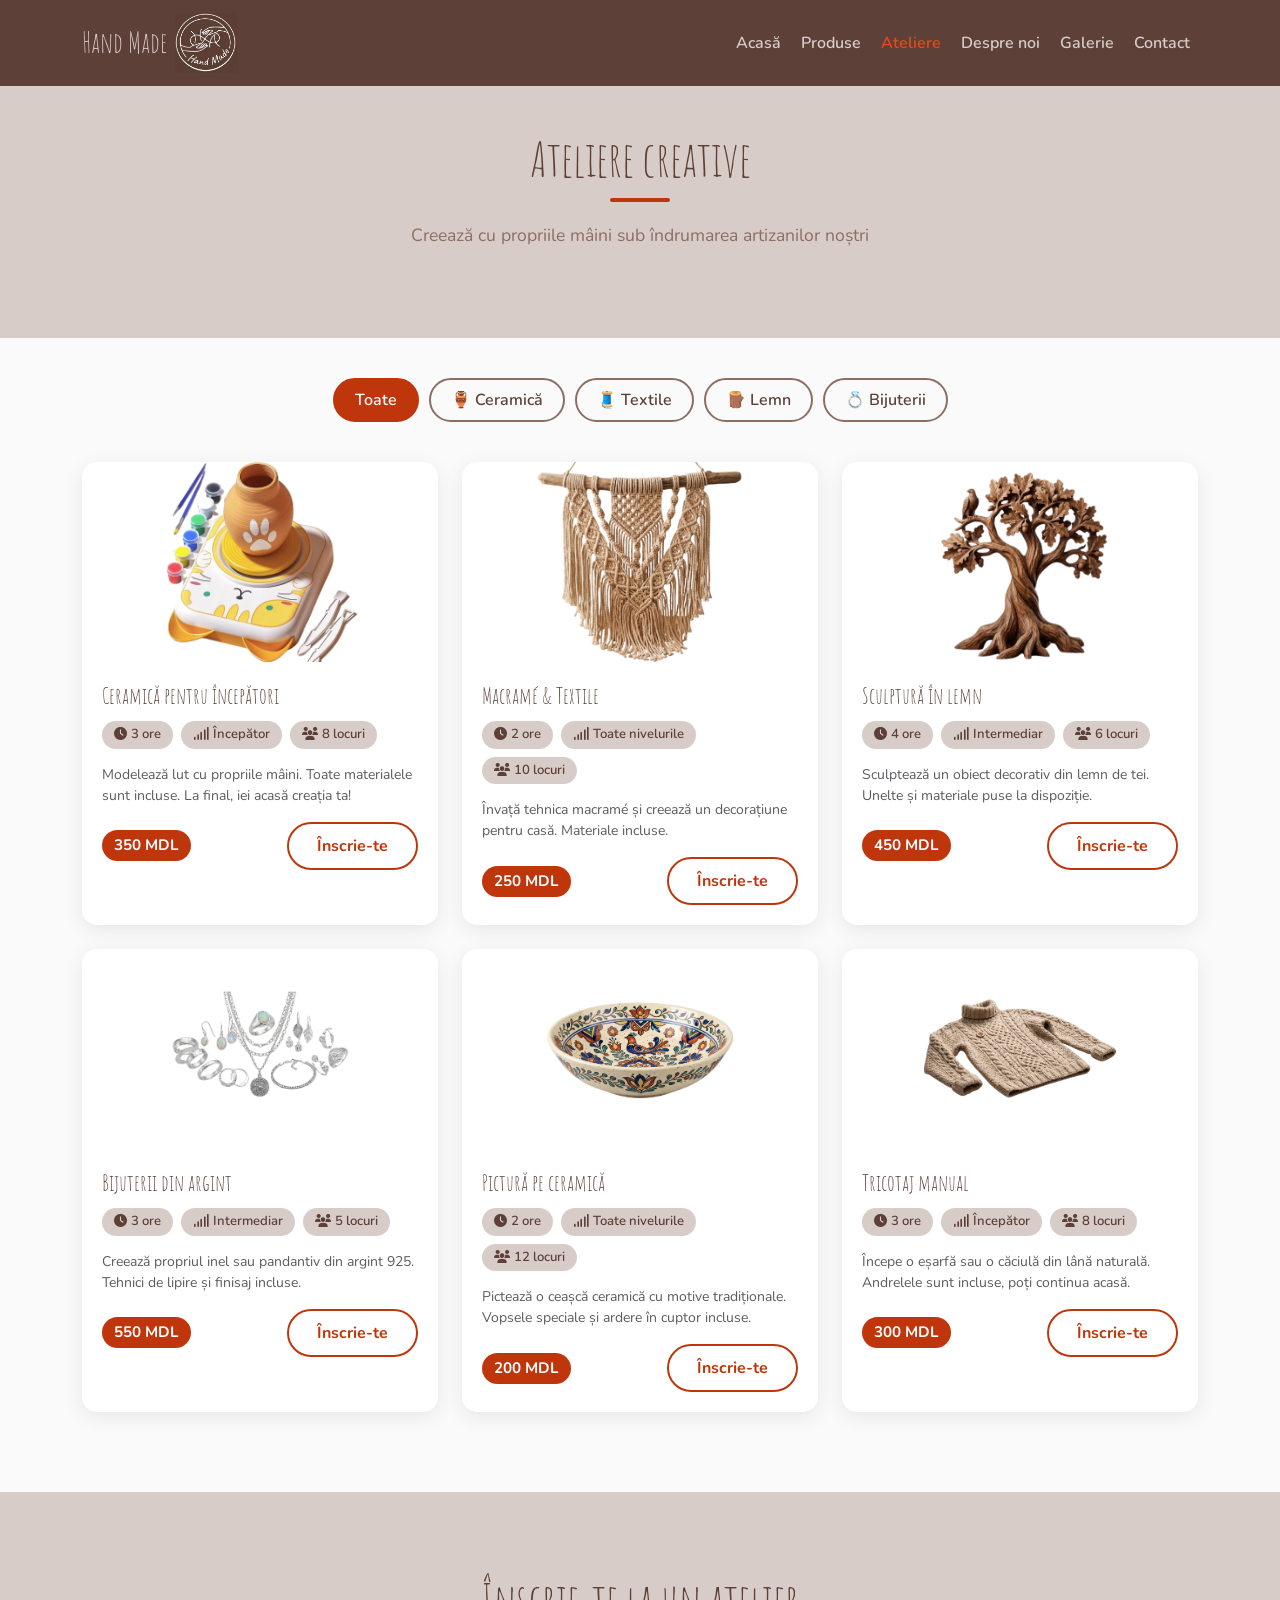
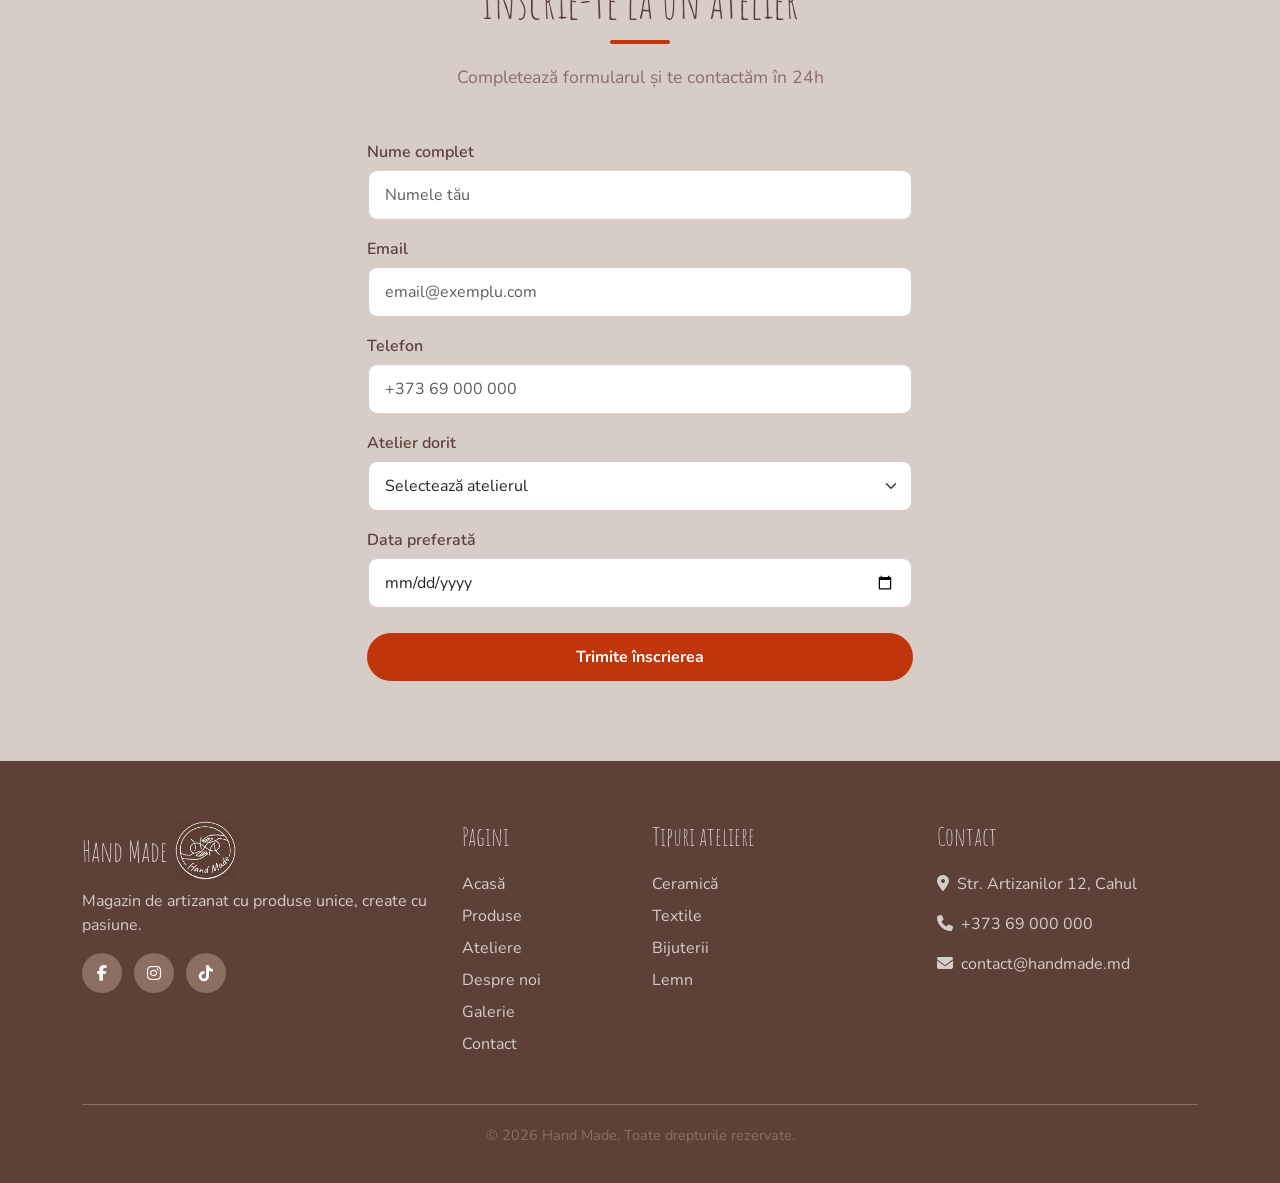
<file: workshops.html>
<!DOCTYPE html>
<html lang="ro">

<head>
  <meta charset="UTF-8" />
  <meta name="viewport" content="width=device-width, initial-scale=1.0" />
  <title>Ateliere Creative — Ceramică, Macramé, Lemn | Hand Made</title>
  <meta name="description"
    content="Înscrie-te la atelierele noastre creative de ceramică, macramé și sculptură în lemn. Experiențe unice pentru toate nivelurile." />
  <link rel="preconnect" href="https://fonts.googleapis.com" />
  <link href="https://fonts.googleapis.com/css2?family=Amatic+SC:wght@700&family=Nunito:wght@400;600;700&display=swap"
    rel="stylesheet" />
  <link href="https://cdn.jsdelivr.net/npm/bootstrap@5.3.3/dist/css/bootstrap.min.css" rel="stylesheet" />
  <link rel="stylesheet" href="https://cdnjs.cloudflare.com/ajax/libs/font-awesome/6.5.0/css/all.min.css" />
  <link rel="stylesheet" href="css/style.css" />
</head>

<body>

  <nav class="navbar navbar-expand-lg">
    <div class="container">
      <a class="navbar-brand d-flex align-items-center gap-2" href="index.html">
        <span>Hand Made</span>
        <img src="./img/logo Hand-Made.png" alt="Hand Made" style="height:60px; object-fit:contain;">
      </a>
      <button class="navbar-toggler" type="button" data-bs-toggle="collapse" data-bs-target="#navMenu">
        <span class="navbar-toggler-icon" style="filter:invert(1)"></span>
      </button>
      <div class="collapse navbar-collapse" id="navMenu">
        <ul class="navbar-nav ms-auto gap-1">
          <li class="nav-item"><a class="nav-link" href="index.html">Acasă</a></li>
          <li class="nav-item"><a class="nav-link" href="products.html">Produse</a></li>
          <li class="nav-item"><a class="nav-link" href="workshops.html">Ateliere</a></li>
          <li class="nav-item"><a class="nav-link" href="about.html">Despre noi</a></li>
          <li class="nav-item"><a class="nav-link" href="gallery.html">Galerie</a></li>
          <li class="nav-item"><a class="nav-link" href="contact.html">Contact</a></li>
        </ul>
      </div>
    </div>
  </nav>

  <div class="page-content">

    <section class="section bg-bej" style="padding:60px 0 40px">
      <div class="container text-center">
        <h1 class="section-title">Ateliere creative</h1>
        <div class="section-divider"></div>
        <p class="section-subtitle">Creează cu propriile mâini sub îndrumarea artizanilor noștri</p>
      </div>
    </section>

    <!-- FILTRE ATELIERE -->
    <section class="section" style="padding-top:40px">
      <div class="container">

        <div class="filter-bar">
          <button class="filter-btn active" data-category="all">Toate</button>
          <button class="filter-btn" data-category="ceramica">🏺 Ceramică</button>
          <button class="filter-btn" data-category="textile">🧵 Textile</button>
          <button class="filter-btn" data-category="lemn">🪵 Lemn</button>
          <button class="filter-btn" data-category="bijuterii">💍 Bijuterii</button>
        </div>

        <div class="row g-4" id="workshopsGrid">

          <div class="col-md-6 col-lg-4 workshop-item" data-category="ceramica">
            <div class="workshop-card">
              <img src="./img.workshops/ceramica pentru incepatori.png" alt="Ceramica pentru începători"
                style="width:100%; height:200px; object-fit:contain;">
              <div class="workshop-info">
                <h3>Ceramică pentru începători</h3>
                <div class="workshop-meta">
                  <span class="meta-badge"><i class="fas fa-clock me-1"></i>3 ore</span>
                  <span class="meta-badge"><i class="fas fa-signal me-1"></i>Începător</span>
                  <span class="meta-badge"><i class="fas fa-users me-1"></i>8 locuri</span>
                </div>
                <p class="text-muted small mb-3">Modelează lut cu propriile mâini. Toate materialele sunt incluse. La
                  final, iei acasă creația ta!</p>
                <div class="d-flex justify-content-between align-items-center">
                  <span class="price-tag">350 MDL</span>
                  <button class="btn-outline-handmade btn-sm"
                    onclick="document.getElementById('workshopForm').scrollIntoView({behavior:'smooth'})">
                    Înscrie-te
                  </button>
                </div>
              </div>
            </div>
          </div>

          <div class="col-md-6 col-lg-4 workshop-item" data-category="textile">
            <div class="workshop-card">
              <img src="./img.workshops/Macrame si Textile.png" alt="Macramé & Textile"
                style="width:100%; height:200px; object-fit:contain;">
              <div class="workshop-info">
                <h3>Macramé & Textile</h3>
                <div class="workshop-meta">
                  <span class="meta-badge"><i class="fas fa-clock me-1"></i>2 ore</span>
                  <span class="meta-badge"><i class="fas fa-signal me-1"></i>Toate nivelurile</span>
                  <span class="meta-badge"><i class="fas fa-users me-1"></i>10 locuri</span>
                </div>
                <p class="text-muted small mb-3">Învață tehnica macramé și creează un decorațiune pentru casă. Materiale
                  incluse.</p>
                <div class="d-flex justify-content-between align-items-center">
                  <span class="price-tag">250 MDL</span>
                  <button class="btn-outline-handmade btn-sm"
                    onclick="document.getElementById('workshopForm').scrollIntoView({behavior:'smooth'})">
                    Înscrie-te
                  </button>
                </div>
              </div>
            </div>
          </div>

          <div class="col-md-6 col-lg-4 workshop-item" data-category="lemn">
            <div class="workshop-card">
              <img src="./img.workshops/Sculptură în lemn.png" alt="Vază din ceramica"
                style="width:100%; height:200px; object-fit:contain;">
              <div class="workshop-info">
                <h3>Sculptură în lemn</h3>
                <div class="workshop-meta">
                  <span class="meta-badge"><i class="fas fa-clock me-1"></i>4 ore</span>
                  <span class="meta-badge"><i class="fas fa-signal me-1"></i>Intermediar</span>
                  <span class="meta-badge"><i class="fas fa-users me-1"></i>6 locuri</span>
                </div>
                <p class="text-muted small mb-3">Sculptează un obiect decorativ din lemn de tei. Unelte și materiale
                  puse la dispoziție.</p>
                <div class="d-flex justify-content-between align-items-center">
                  <span class="price-tag">450 MDL</span>
                  <button class="btn-outline-handmade btn-sm"
                    onclick="document.getElementById('workshopForm').scrollIntoView({behavior:'smooth'})">
                    Înscrie-te
                  </button>
                </div>
              </div>
            </div>
          </div>

          <div class="col-md-6 col-lg-4 workshop-item" data-category="bijuterii">
            <div class="workshop-card">
              <img src="./img.workshops/Bijuterii din argint.png" alt="Bijuterii din argint"
                style="width:100%; height:200px; object-fit:contain;">
              <div class="workshop-info">
                <h3>Bijuterii din argint</h3>
                <div class="workshop-meta">
                  <span class="meta-badge"><i class="fas fa-clock me-1"></i>3 ore</span>
                  <span class="meta-badge"><i class="fas fa-signal me-1"></i>Intermediar</span>
                  <span class="meta-badge"><i class="fas fa-users me-1"></i>5 locuri</span>
                </div>
                <p class="text-muted small mb-3">Creează propriul inel sau pandantiv din argint 925. Tehnici de lipire
                  și finisaj incluse.</p>
                <div class="d-flex justify-content-between align-items-center">
                  <span class="price-tag">550 MDL</span>
                  <button class="btn-outline-handmade btn-sm"
                    onclick="document.getElementById('workshopForm').scrollIntoView({behavior:'smooth'})">
                    Înscrie-te
                  </button>
                </div>
              </div>
            </div>
          </div>

          <div class="col-md-6 col-lg-4 workshop-item" data-category="ceramica">
            <div class="workshop-card">
              <img src="./img.workshops/Pictură pe ceramică.png" alt="Pictură pe ceramică"
                style="width:100%; height:200px; object-fit:contain;">
              <div class="workshop-info">
                <h3>Pictură pe ceramică</h3>
                <div class="workshop-meta">
                  <span class="meta-badge"><i class="fas fa-clock me-1"></i>2 ore</span>
                  <span class="meta-badge"><i class="fas fa-signal me-1"></i>Toate nivelurile</span>
                  <span class="meta-badge"><i class="fas fa-users me-1"></i>12 locuri</span>
                </div>
                <p class="text-muted small mb-3">Pictează o ceașcă ceramică cu motive tradiționale. Vopsele speciale și
                  ardere în cuptor incluse.</p>
                <div class="d-flex justify-content-between align-items-center">
                  <span class="price-tag">200 MDL</span>
                  <button class="btn-outline-handmade btn-sm"
                    onclick="document.getElementById('workshopForm').scrollIntoView({behavior:'smooth'})">
                    Înscrie-te
                  </button>
                </div>
              </div>
            </div>
          </div>

          <div class="col-md-6 col-lg-4 workshop-item" data-category="textile">
            <div class="workshop-card">
              <img src="./img.workshops/Tricotaj manual.png" alt="Tricotaj manual"
                style="width:100%; height:200px; object-fit:contain;">
              <div class="workshop-info">
                <h3>Tricotaj manual</h3>
                <div class="workshop-meta">
                  <span class="meta-badge"><i class="fas fa-clock me-1"></i>3 ore</span>
                  <span class="meta-badge"><i class="fas fa-signal me-1"></i>Începător</span>
                  <span class="meta-badge"><i class="fas fa-users me-1"></i>8 locuri</span>
                </div>
                <p class="text-muted small mb-3">Începe o eșarfă sau o căciulă din lână naturală. Andrelele sunt
                  incluse, poți continua acasă.</p>
                <div class="d-flex justify-content-between align-items-center">
                  <span class="price-tag">300 MDL</span>
                  <button class="btn-outline-handmade btn-sm"
                    onclick="document.getElementById('workshopForm').scrollIntoView({behavior:'smooth'})">
                    Înscrie-te
                  </button>
                </div>
              </div>
            </div>
          </div>

        </div>
      </div>
    </section>

    <!-- FORMULAR INSCRIERE -->
    <section class="section bg-bej" id="workshopForm">
      <div class="container">
        <div class="row justify-content-center">
          <div class="col-lg-6">
            <h2 class="section-title">Înscrie-te la un atelier</h2>
            <div class="section-divider"></div>
            <p class="section-subtitle">Completează formularul și te contactăm în 24h</p>

            <form id="wsForm" class="form-handmade">
              <div class="mb-3">
                <label for="wsNume">Nume complet</label>
                <input type="text" id="wsNume" class="form-control" placeholder="Numele tău" required />
              </div>
              <div class="mb-3">
                <label for="wsEmail">Email</label>
                <input type="email" id="wsEmail" class="form-control" placeholder="email@exemplu.com" required />
              </div>
              <div class="mb-3">
                <label for="wsTelefon">Telefon</label>
                <input type="tel" id="wsTelefon" class="form-control" placeholder="+373 69 000 000" required />
              </div>
              <div class="mb-3">
                <label for="wsAtelier">Atelier dorit</label>
                <select id="wsAtelier" class="form-select" required>
                  <option value="">Selectează atelierul</option>
                  <option>Ceramică pentru începători — 350 MDL</option>
                  <option>Macramé & Textile — 250 MDL</option>
                  <option>Sculptură în lemn — 450 MDL</option>
                  <option>Bijuterii din argint — 550 MDL</option>
                  <option>Pictură pe ceramică — 200 MDL</option>
                  <option>Tricotaj manual — 300 MDL</option>
                </select>
              </div>
              <div class="mb-4">
                <label for="wsData">Data preferată</label>
                <input type="date" id="wsData" class="form-control" required />
              </div>
              <button type="submit" class="btn-handmade w-100">Trimite înscrierea</button>
              <div id="wsSuccess" class="alert alert-success mt-3" style="display:none">
                ✅ Înscrierea ta a fost trimisă! Te contactăm în curând.
              </div>
            </form>

          </div>
        </div>
      </div>
    </section>

  </div>

  <footer class="footer">
    <div class="container">
      <div class="row g-4">
        <div class="col-md-4">
          <a class="navbar-brand d-flex align-items-center gap-2" href="index.html">
        <span>Hand Made</span>
        <img src="./img/logo Hand-Made.png" alt="Hand Made" style="height:60px; object-fit:contain;">
      </a>
          <p>Magazin de artizanat cu produse unice, create cu pasiune.</p>
          <div class="social-links mt-3">
            <a href="#" aria-label="Facebook"><i class="fab fa-facebook-f"></i></a>
            <a href="#" aria-label="Instagram"><i class="fab fa-instagram"></i></a>
            <a href="#" aria-label="TikTok"><i class="fab fa-tiktok"></i></a>
          </div>
        </div>
        <div class="col-md-2">
          <h4>Pagini</h4>
          <a href="index.html">Acasă</a>
          <a href="products.html">Produse</a>
          <a href="workshops.html">Ateliere</a>
          <a href="about.html">Despre noi</a>
          <a href="gallery.html">Galerie</a>
          <a href="contact.html">Contact</a>
        </div>
        <div class="col-md-3">
          <h4>Tipuri ateliere</h4>
          <a href="workshops.html">Ceramică</a>
          <a href="workshops.html">Textile</a>
          <a href="workshops.html">Bijuterii</a>
          <a href="workshops.html">Lemn</a>
        </div>
        <div class="col-md-3">
          <h4>Contact</h4>
          <p><i class="fas fa-map-marker-alt me-2"></i>Str. Artizanilor 12, Cahul</p>
          <p><i class="fas fa-phone me-2"></i>+373 69 000 000</p>
          <p><i class="fas fa-envelope me-2"></i>contact@handmade.md</p>
        </div>
      </div>
      <div class="footer-bottom">
        <p>© 2026 Hand Made. Toate drepturile rezervate.</p>
      </div>
    </div>
  </footer>

  <button id="backToTop" aria-label="Înapoi sus"><i class="fas fa-arrow-up"></i></button>

  <script src="https://cdn.jsdelivr.net/npm/bootstrap@5.3.3/dist/js/bootstrap.bundle.min.js" defer></script>
  <script src="js/main.js" defer></script>
  <script defer>
    // Filtrare ateliere
    document.querySelectorAll('.filter-btn[data-category]').forEach(btn => {
      btn.addEventListener('click', function () {
        document.querySelectorAll('.filter-btn[data-category]').forEach(b => b.classList.remove('active'));
        this.classList.add('active');
        const cat = this.dataset.category;
        document.querySelectorAll('.workshop-item').forEach(item => {
          item.style.display = (cat === 'all' || item.dataset.category === cat) ? '' : 'none';
        });
      });
    });

    // Formular inscriere
    document.getElementById('wsForm').addEventListener('submit', function (e) {
      e.preventDefault();
      document.getElementById('wsSuccess').style.display = 'block';
      this.reset();
      setTimeout(() => { document.getElementById('wsSuccess').style.display = 'none'; }, 5000);
    });
  </script>
</body>

</html>
</file>
<file: css/style.css>
/* ===== VARIABILE SI RESET ===== */
:root {
  --bej: #D7CCC8;
  --teracota: #BF360C;
  --teracota-light: #E64A19;
  --maro: #5D4037;
  --maro-deschis: #8D6E63;
  --alb: #FAFAFA;
  --text: #333;
}

* { margin: 0; padding: 0; box-sizing: border-box; }

html { scroll-behavior: smooth; }

body {
  font-family: 'Nunito', sans-serif;
  font-size: 16px;
  color: var(--text);
  background: var(--alb);
}

/* ===== TIPOGRAFIE ===== */
h1, h2, h3, h4 {
  font-family: 'Amatic SC', cursive;
  color: var(--maro);
}

/* ===== NAVBAR ===== */
.navbar {
  background: var(--maro) !important;
  position: fixed !important;
  top: 0; left: 0; right: 0;
  z-index: 1000;
}

.navbar-brand {
  font-family: 'Amatic SC', cursive;
  font-size: 1.8rem;
  color: var(--bej) !important;
}

.nav-link {
  color: var(--bej) !important;
  font-weight: 600;
  transition: color 0.3s;
}

.nav-link:hover, .nav-link.active {
  color: var(--teracota-light) !important;
}

/* ===== BODY PADDING (din cauza navbar fixed) ===== */
body > *:not(.navbar) { margin-top: 0; }
.page-content { padding-top: 70px; }

/* ===== HERO ===== */
.hero {
  background: linear-gradient(135deg, var(--bej) 0%, #BCAAA4 100%);
  min-height: 90vh;
  display: flex;
  align-items: center;
  text-align: center;
  padding: 100px 20px 60px;
}

.hero h1 {
  font-size: clamp(2.5rem, 6vw, 5rem);
  color: var(--maro);
  line-height: 1.1;
}

.hero p {
  font-size: 1.2rem;
  color: var(--maro-deschis);
  max-width: 600px;
  margin: 0 auto 2rem;
}

/* ===== BUTOANE ===== */
.btn-handmade {
  background: var(--teracota);
  color: #fff;
  border: none;
  padding: 12px 30px;
  border-radius: 50px;
  font-weight: 700;
  font-size: 1rem;
  min-height: 44px;
  min-width: 44px;
  transition: all 0.3s;
  cursor: pointer;
}

.btn-handmade:hover {
  background: var(--teracota-light);
  color: #fff;
  transform: translateY(-2px);
  box-shadow: 0 5px 20px rgba(191,54,12,0.4);
}

.btn-outline-handmade {
  border: 2px solid var(--teracota);
  color: var(--teracota);
  background: transparent;
  padding: 10px 28px;
  border-radius: 50px;
  font-weight: 700;
  min-height: 44px;
  transition: all 0.3s;
  cursor: pointer;
}

.btn-outline-handmade:hover {
  background: var(--teracota);
  color: #fff;
}

/* ===== SECTIUNI ===== */
.section {
  padding: 80px 0;
}

.section-title {
  font-size: clamp(2rem, 4vw, 3rem);
  text-align: center;
  margin-bottom: 10px;
  color: var(--maro);
}

.section-subtitle {
  text-align: center;
  color: var(--maro-deschis);
  margin-bottom: 50px;
  font-size: 1.1rem;
}

.section-divider {
  width: 60px;
  height: 4px;
  background: var(--teracota);
  margin: 0 auto 20px;
  border-radius: 2px;
}

.bg-bej { background: var(--bej); }
.bg-maro { background: var(--maro); color: #fff; }

/* ===== CARDURI ===== */
.card-handmade {
  background: #fff;
  border-radius: 15px;
  overflow: hidden;
  box-shadow: 0 5px 20px rgba(0,0,0,0.08);
  transition: transform 0.3s, box-shadow 0.3s;
  height: 100%;
}

.card-handmade:hover {
  transform: translateY(-5px);
  box-shadow: 0 15px 40px rgba(0,0,0,0.15);
}

.card-handmade img {
  width: 100%;
  height: 220px;
  object-fit: cover;
}

.card-body-handmade {
  padding: 20px;
}

.card-body-handmade h3 {
  font-size: 1.4rem;
  margin-bottom: 8px;
}

.price-tag {
  background: var(--teracota);
  color: #fff;
  padding: 4px 12px;
  border-radius: 20px;
  font-weight: 700;
  font-size: 0.95rem;
  display: inline-block;
}

.badge-material {
  background: var(--bej);
  color: var(--maro);
  padding: 3px 10px;
  border-radius: 20px;
  font-size: 0.8rem;
  font-weight: 600;
}

/* ===== COUNTER ===== */
.counter-box {
  text-align: center;
  padding: 30px 20px;
}

.counter-number {
  font-family: 'Amatic SC', cursive;
  font-size: 3.5rem;
  color: var(--teracota);
  line-height: 1;
}

.counter-label {
  color: var(--bej);
  font-size: 1rem;
  font-weight: 600;
}

/* ===== TESTIMONIALE ===== */
.testimonial-card {
  background: #fff;
  border-radius: 15px;
  padding: 30px;
  box-shadow: 0 5px 20px rgba(0,0,0,0.08);
  text-align: center;
  margin: 10px;
}

.testimonial-text {
  font-style: italic;
  color: var(--maro-deschis);
  font-size: 1.05rem;
  margin-bottom: 20px;
  line-height: 1.7;
}

.testimonial-author {
  font-weight: 700;
  color: var(--maro);
}

.stars { color: #FFB300; font-size: 1.2rem; }

/* ===== FILTRE ===== */
.filter-bar {
  display: flex;
  gap: 10px;
  flex-wrap: wrap;
  justify-content: center;
  margin-bottom: 40px;
}

.filter-btn {
  padding: 8px 20px;
  border-radius: 50px;
  border: 2px solid var(--maro-deschis);
  background: transparent;
  color: var(--maro);
  font-weight: 600;
  cursor: pointer;
  transition: all 0.3s;
  min-height: 44px;
}

.filter-btn:hover, .filter-btn.active {
  background: var(--teracota);
  border-color: var(--teracota);
  color: #fff;
}

/* ===== GALERIE ===== */
.gallery-grid {
  columns: 4;
  gap: 15px;
}

@media (max-width: 1199px) { .gallery-grid { columns: 3; } }
@media (max-width: 767px)  { .gallery-grid { columns: 2; } }

.gallery-item {
  break-inside: avoid;
  margin-bottom: 15px;
  cursor: pointer;
  position: relative;
  overflow: hidden;
  border-radius: 10px;
}

.gallery-item img {
  width: 100%;
  display: block;
  border-radius: 10px;
  transition: transform 0.3s;
}

.gallery-item:hover img { transform: scale(1.05); }

.gallery-overlay {
  position: absolute;
  inset: 0;
  background: rgba(191,54,12,0.7);
  display: flex;
  align-items: center;
  justify-content: center;
  opacity: 0;
  transition: opacity 0.3s;
  border-radius: 10px;
}

.gallery-item:hover .gallery-overlay { opacity: 1; }
.gallery-overlay i { color: #fff; font-size: 2rem; }

/* ===== LIGHTBOX ===== */
.lightbox-overlay {
  display: none;
  position: fixed;
  inset: 0;
  background: rgba(0,0,0,0.9);
  z-index: 9999;
  align-items: center;
  justify-content: center;
}

.lightbox-overlay.active { display: flex; }

.lightbox-overlay img {
  max-width: 90vw;
  max-height: 90vh;
  border-radius: 10px;
}

.lightbox-close {
  position: absolute;
  top: 20px; right: 30px;
  color: #fff;
  font-size: 2.5rem;
  cursor: pointer;
  background: none;
  border: none;
  line-height: 1;
}

/* ===== FORMULAR ===== */
.form-handmade .form-control,
.form-handmade .form-select {
  border: 2px solid var(--bej);
  border-radius: 10px;
  padding: 12px 16px;
  font-size: 1rem;
  transition: border-color 0.3s;
}

.form-handmade .form-control:focus,
.form-handmade .form-select:focus {
  border-color: var(--teracota);
  box-shadow: 0 0 0 3px rgba(191,54,12,0.15);
}

.form-handmade label {
  font-weight: 600;
  color: var(--maro);
  margin-bottom: 5px;
}

.form-handmade .invalid-feedback { display: block; }

/* ===== CONTACT INFO ===== */
.contact-info-item {
  display: flex;
  align-items: flex-start;
  gap: 15px;
  margin-bottom: 25px;
}

.contact-icon {
  width: 50px;
  height: 50px;
  background: var(--teracota);
  border-radius: 50%;
  display: flex;
  align-items: center;
  justify-content: center;
  color: #fff;
  font-size: 1.2rem;
  flex-shrink: 0;
}

/* ===== ATELIER CARD ===== */
.workshop-card {
  background: #fff;
  border-radius: 15px;
  overflow: hidden;
  box-shadow: 0 5px 20px rgba(0,0,0,0.08);
  transition: transform 0.3s;
  height: 100%;
}

.workshop-card:hover { transform: translateY(-5px); }
.workshop-card img {
  width: 100%;
  height: 200px;
  object-fit: cover;
}

.workshop-info { padding: 20px; }
.workshop-info h3 { font-size: 1.4rem; margin-bottom: 12px; }

.workshop-meta {
  display: flex;
  flex-wrap: wrap;
  gap: 8px;
  margin-bottom: 15px;
}

.meta-badge {
  background: var(--bej);
  color: var(--maro);
  padding: 4px 12px;
  border-radius: 20px;
  font-size: 0.82rem;
  font-weight: 600;
}

/* ===== ABOUT ===== */
.artisan-card {
  text-align: center;
  padding: 20px;
}

.artisan-card img {
  width: 120px;
  height: 120px;
  border-radius: 50%;
  object-fit: cover;
  border: 4px solid var(--teracota);
  margin-bottom: 15px;
}

.process-step {
  text-align: center;
  padding: 30px 20px;
  position: relative;
}

.step-number {
  width: 60px;
  height: 60px;
  background: var(--teracota);
  border-radius: 50%;
  color: #fff;
  font-family: 'Amatic SC', cursive;
  font-size: 1.8rem;
  display: flex;
  align-items: center;
  justify-content: center;
  margin: 0 auto 15px;
}

/* ===== FOOTER ===== */
.footer {
  background: var(--maro);
  color: var(--bej);
  padding: 60px 0 20px;
}

.footer h4 {
  font-family: 'Amatic SC', cursive;
  font-size: 1.6rem;
  color: var(--bej);
  margin-bottom: 20px;
}

.footer a {
  color: var(--bej);
  text-decoration: none;
  display: block;
  margin-bottom: 8px;
  transition: color 0.3s;
}

.footer a:hover { color: var(--teracota-light); }

.footer-bottom {
  border-top: 1px solid var(--maro-deschis);
  margin-top: 40px;
  padding-top: 20px;
  text-align: center;
  font-size: 0.9rem;
  color: var(--maro-deschis);
}

.social-links a {
  display: inline-flex;
  width: 40px;
  height: 40px;
  background: var(--maro-deschis);
  border-radius: 50%;
  align-items: center;
  justify-content: center;
  color: #fff;
  margin-right: 8px;
  transition: background 0.3s;
}

.social-links a:hover { background: var(--teracota); }

/* ===== BACK TO TOP ===== */
#backToTop {
  position: fixed;
  bottom: 30px;
  right: 30px;
  width: 50px;
  height: 50px;
  background: var(--teracota);
  color: #fff;
  border: none;
  border-radius: 50%;
  font-size: 1.3rem;
  cursor: pointer;
  display: none;
  align-items: center;
  justify-content: center;
  z-index: 999;
  box-shadow: 0 5px 20px rgba(191,54,12,0.4);
  transition: all 0.3s;
}

#backToTop:hover { background: var(--teracota-light); transform: translateY(-3px); }
#backToTop.visible { display: flex; }

/* ===== HERO EMOJI / PLACEHOLDER ===== */
.hero-img-placeholder {
  font-size: 8rem;
  line-height: 1;
}

.img-placeholder {
  background: linear-gradient(135deg, var(--bej) 0%, #BCAAA4 100%);
  display: flex;
  align-items: center;
  justify-content: center;
  font-size: 3rem;
  color: var(--maro);
}

/* ===== RESPONSIVE ===== */
@media (max-width: 767px) {
  .hero { min-height: 70vh; padding: 100px 15px 50px; }
  .section { padding: 50px 0; }
  .counter-number { font-size: 2.5rem; }
}
</file>
